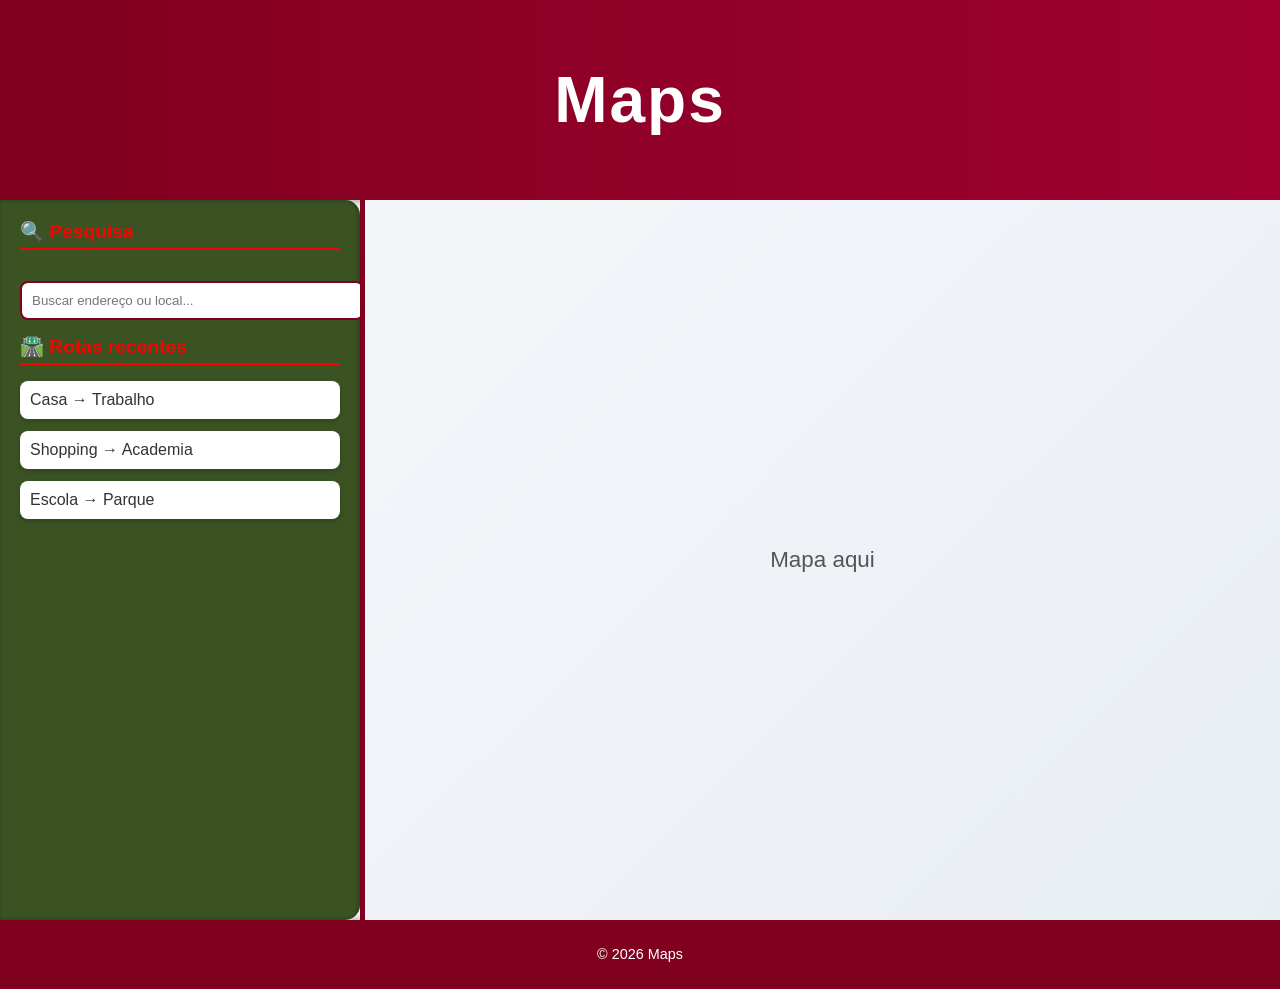
<file: index.html>
<!DOCTYPE html>
<html lang="pt-BR">
<head>
  <meta charset="UTF-8">
  <title>Maps</title>
  <link rel="stylesheet" href="style.css">
</head>
<body>
  <header>
    <h1>Maps</h1>
  </header>

  <div class="container">
    <!-- Aba de pesquisa -->
    <aside class="sidebar">
      <h2>🔍 Pesquisa</h2>
      <input type="text" placeholder="Buscar endereço ou local...">
      
      <h2>🛣️ Rotas recentes</h2>
      <ul>
        <li>Casa → Trabalho</li>
        <li>Shopping → Academia</li>
        <li>Escola → Parque</li>
      </ul>
    </aside>

    <!-- Área do mapa -->
    <main class="map-area">
      <div id="map">Mapa aqui</div>
    </main>
  </div>

  <footer>
    <p>© 2026 Maps</p>
  </footer>
</body>
</html>
</file>
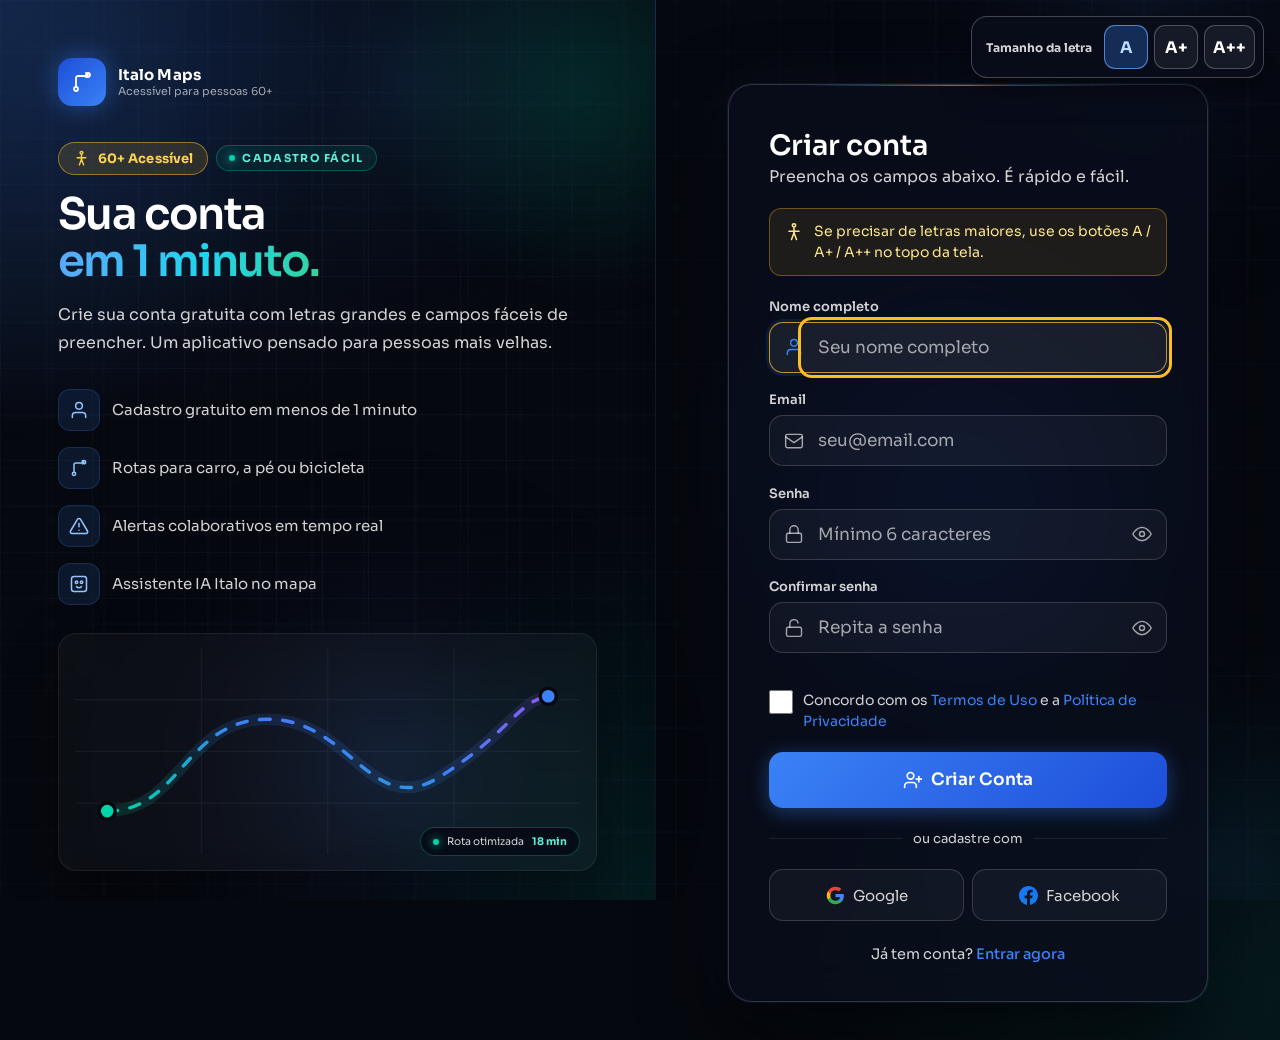
<file: frontend/cadastro.html>
<!DOCTYPE html>
<html lang="pt-BR">
<head>
  <meta charset="UTF-8" />
  <meta name="viewport" content="width=device-width, initial-scale=1.0" />
  <title>Criar Conta — Italo Maps Acessível (60+)</title>
  <link rel="preconnect" href="https://fonts.googleapis.com" />
  <link href="https://fonts.googleapis.com/css2?family=Sora:wght@300;400;500;600;700&display=swap" rel="stylesheet" />
  <style>
    /* ─── Reset ───────────────────────────────────────────── */
    *, *::before, *::after { box-sizing: border-box; margin: 0; padding: 0; }

    /* ─── Tokens ──────────────────────────────────────────── */
    :root {
      --bg:           #06080f;
      --surface:      rgba(255,255,255,0.04);
      --surface-h:    rgba(255,255,255,0.07);
      --border:       rgba(255,255,255,0.08);
      --border-f:     rgba(99,179,255,0.55);
      --accent:       #3b82f6;
      --accent-dark:  #1d4ed8;
      --teal:         #00d4aa;
      --danger:       #ef4444;
      --text-1:       #f0f4ff;
      --text-2:       rgba(240,244,255,0.55);
      --text-3:       rgba(240,244,255,0.30);
      --ease-out:     cubic-bezier(0.22,1,0.36,1);
      --ease-spring:  cubic-bezier(0.34,1.56,0.64,1);
    }

    /* ─── Base ────────────────────────────────────────────── */
    html, body {
      min-height: 100%;
      font-family: 'Sora', system-ui, sans-serif;
      background: var(--bg);
      color: var(--text-1);
      overflow-x: hidden;
    }

    /* ─── Canvas BG ───────────────────────────────────────── */
    #bg-canvas {
      position: fixed; inset: 0; z-index: 0; pointer-events: none;
    }

    /* ─── Glow ────────────────────────────────────────────── */
    .glow-blob {
      position: fixed;
      width: 560px; height: 560px; border-radius: 50%;
      background: radial-gradient(circle, rgba(59,130,246,0.16) 0%, transparent 70%);
      top: 50%; left: 50%;
      transform: translate(-50%, -50%);
      z-index: 1; pointer-events: none;
      animation: blob-pulse 6s ease-in-out infinite;
    }
    @keyframes blob-pulse {
      0%,100% { transform: translate(-50%,-50%) scale(1);    opacity: 1;   }
      50%      { transform: translate(-50%,-50%) scale(1.12); opacity: 0.7; }
    }

    /* ─── Particles ───────────────────────────────────────── */
    .particles { position: fixed; inset: 0; z-index: 2; pointer-events: none; overflow: hidden; }
    .particle {
      position: absolute; border-radius: 50%;
      background: rgba(99,179,255,0.16);
      animation: float-up linear infinite;
    }
    @keyframes float-up {
      from { transform: translateY(110vh) scale(0.5); opacity: 0; }
      10%  { opacity: 1; }
      90%  { opacity: 1; }
      to   { transform: translateY(-10vh) scale(1.2); opacity: 0; }
    }

    /* ─── Scene ───────────────────────────────────────────── */
    .scene {
      position: relative; z-index: 10;
      min-height: 100vh;
      display: flex; align-items: center; justify-content: center;
      padding: 2rem 1rem;
      perspective: 1200px;
    }

    /* ─── Card ────────────────────────────────────────────── */
    .card {
      position: relative;
      width: 100%; max-width: 420px;
      background: rgba(10,14,28,0.82);
      border: 1px solid var(--border);
      border-radius: 24px;
      padding: 2.5rem 2.25rem 2rem;
      backdrop-filter: blur(24px) saturate(160%);
      -webkit-backdrop-filter: blur(24px) saturate(160%);
      box-shadow:
        0 0 0 1px rgba(59,130,246,0.07),
        0 24px 64px rgba(0,0,0,0.7),
        0  4px 16px rgba(0,0,0,0.5);
      animation: card-enter 0.9s var(--ease-out) both;
      transform-style: preserve-3d;
    }

    @keyframes card-enter {
      from { opacity: 0; transform: translateY(28px) rotateX(5deg) scale(0.97); }
      to   { opacity: 1; transform: translateY(0)    rotateX(0deg) scale(1);    }
    }

    /* shimmer line */
    .card::before {
      content: '';
      position: absolute; top: 0; left: 16%; right: 16%; height: 1px;
      background: linear-gradient(90deg, transparent, rgba(99,179,255,0.7), transparent);
      border-radius: 999px;
      animation: shimmer-line 3s ease-in-out infinite;
    }
    @keyframes shimmer-line { 0%,100%{opacity:0.4} 50%{opacity:1} }

    /* ─── Brand ───────────────────────────────────────────── */
    .brand {
      display: flex; align-items: center; gap: 12px;
      margin-bottom: 1.75rem;
      animation: fade-up 0.6s 0.2s var(--ease-out) both;
    }
    .brand-icon {
      width: 44px; height: 44px; border-radius: 12px;
      background: linear-gradient(135deg,#1e40af,#3b82f6);
      display: flex; align-items: center; justify-content: center;
      box-shadow: 0 0 20px rgba(59,130,246,0.4); flex-shrink: 0;
    }
    .brand-icon svg { width:22px;height:22px;stroke:#fff;stroke-width:1.8;fill:none;stroke-linecap:round;stroke-linejoin:round; }
    .brand-name { font-size:13px;font-weight:600;color:var(--text-1); }
    .brand-sub  { font-size:11px;color:var(--text-3); }

    /* ─── Heading ─────────────────────────────────────────── */
    .heading {
      font-size: 22px; font-weight: 600;
      color: var(--text-1); margin-bottom: 0.2rem;
      animation: fade-up 0.6s 0.28s var(--ease-out) both;
    }
    .subheading {
      font-size: 13px; color: var(--text-2);
      margin-bottom: 1.75rem;
      animation: fade-up 0.6s 0.33s var(--ease-out) both;
    }

    /* ─── Fields ──────────────────────────────────────────── */
    .field { margin-bottom: 0.85rem; animation: fade-up 0.6s var(--ease-out) both; }
    .field:nth-child(1){animation-delay:0.38s}
    .field:nth-child(2){animation-delay:0.43s}
    .field:nth-child(3){animation-delay:0.48s}
    .field:nth-child(4){animation-delay:0.53s}

    .field label {
      display: block; font-size: 11px; font-weight: 500;
      text-transform: uppercase; letter-spacing: 0.08em;
      color: var(--text-3); margin-bottom: 5px;
    }

    .field-wrap {
      display: flex; align-items: center;
      background: var(--surface);
      border: 1px solid var(--border);
      border-radius: 12px;
      transition: border-color 0.2s, box-shadow 0.2s, background 0.2s;
    }
    .field-wrap:hover { background: var(--surface-h); }
    .field-wrap:focus-within {
      border-color: var(--border-f);
      box-shadow: 0 0 0 3px rgba(59,130,246,0.13);
      background: var(--surface-h);
    }
    .field-wrap.error { border-color: rgba(239,68,68,0.55); box-shadow: 0 0 0 3px rgba(239,68,68,0.1); }
    .field-wrap.ok    { border-color: rgba(0,212,170,0.55); }

    .field-wrap svg {
      width:16px;height:16px;stroke:var(--text-3);stroke-width:1.7;
      stroke-linecap:round;stroke-linejoin:round;fill:none;
      flex-shrink:0;margin-left:12px;transition:stroke 0.2s;
    }
    .field-wrap:focus-within svg { stroke: var(--accent); }

    .field-wrap input {
      flex:1;background:transparent;border:none;outline:none;
      padding:11px 12px;font-size:14px;font-family:inherit;color:var(--text-1);
    }
    .field-wrap input::placeholder { color:var(--text-3); }

    .toggle-pw {
      background:none;border:none;cursor:pointer;padding:0 12px;
      color:var(--text-3);display:flex;transition:color 0.2s;
    }
    .toggle-pw:hover { color:var(--text-2); }
    .toggle-pw svg { width:15px;height:15px;stroke:currentColor;stroke-width:1.7;fill:none;stroke-linecap:round;stroke-linejoin:round; }

    /* strength bar */
    .strength-wrap { margin-top: 5px; display:flex; gap:4px; align-items:center; }
    .strength-seg  {
      flex:1; height:3px; border-radius:99px;
      background: rgba(255,255,255,0.08);
      transition: background 0.3s;
    }
    .strength-label { font-size:10px;color:var(--text-3);white-space:nowrap;transition:color 0.3s; }

    /* password match hint */
    .match-hint { font-size:11px;margin-top:4px;height:14px;transition:color 0.2s; }

    /* error msg */
    .field-error { font-size:11px;color:#fca5a5;margin-top:4px;display:none; }

    /* ─── Terms ───────────────────────────────────────────── */
    .terms {
      display: flex; align-items: flex-start; gap: 10px;
      font-size: 12px; color: var(--text-3);
      margin: 0.5rem 0 1.25rem;
      animation: fade-up 0.6s 0.58s var(--ease-out) both;
    }
    .terms input[type=checkbox] {
      accent-color: var(--accent); width:15px;height:15px;flex-shrink:0;margin-top:1px;cursor:pointer;
    }
    .terms a { color:var(--accent);text-decoration:none; }
    .terms a:hover { text-decoration:underline; }

    /* ─── Submit ──────────────────────────────────────────── */
    .btn-primary {
      width:100%;padding:12px;
      background:linear-gradient(135deg,var(--accent),var(--accent-dark));
      color:#fff;border:none;border-radius:12px;
      font-size:14px;font-weight:600;font-family:inherit;cursor:pointer;
      display:flex;align-items:center;justify-content:center;gap:8px;
      position:relative;overflow:hidden;
      transition:transform 0.15s var(--ease-spring),box-shadow 0.2s;
      box-shadow:0 4px 20px rgba(59,130,246,0.4);
      animation: fade-up 0.6s 0.63s var(--ease-out) both;
    }
    .btn-primary::after {
      content:'';position:absolute;inset:0;
      background:linear-gradient(90deg,transparent,rgba(255,255,255,0.15),transparent);
      transform:translateX(-100%);transition:transform 0.5s ease;
    }
    .btn-primary:hover::after { transform:translateX(100%); }
    .btn-primary:hover { transform:translateY(-1px);box-shadow:0 8px 28px rgba(59,130,246,0.5); }
    .btn-primary:active { transform:scale(0.98); }
    .btn-primary:disabled { opacity:0.6;cursor:not-allowed;transform:none; }
    .btn-primary svg { width:16px;height:16px;stroke:#fff;stroke-width:2;fill:none;stroke-linecap:round;stroke-linejoin:round; }

    /* ─── Error banner ────────────────────────────────────── */
    #error-banner {
      background:rgba(239,68,68,0.1);border:1px solid rgba(239,68,68,0.28);
      border-radius:10px;padding:10px 14px;font-size:13px;color:#fca5a5;
      margin-bottom:1rem;display:none;
      animation:fade-up 0.25s ease;
    }

    /* ─── Footer ──────────────────────────────────────────── */
    .card-footer {
      text-align:center;font-size:12px;color:var(--text-3);
      margin-top:1.5rem;
      animation:fade-up 0.6s 0.68s var(--ease-out) both;
    }
    .card-footer a { color:var(--accent);text-decoration:none;font-weight:500; }
    .card-footer a:hover { text-decoration:underline; }

    /* ─── Divider ─────────────────────────────────────────── */
    .divider {
      display:flex;align-items:center;gap:10px;margin:1.4rem 0;
      animation:fade-up 0.6s 0.58s var(--ease-out) both;
    }
    .divider-line { flex:1;height:0.5px;background:rgba(255,255,255,0.08); }
    .divider span { font-size:11px;color:var(--text-3); }

    /* social */
    .social-row {
      display:grid;grid-template-columns:1fr 1fr;gap:8px;
      animation:fade-up 0.6s 0.63s var(--ease-out) both;
      margin-bottom:1.5rem;
    }
    .btn-social {
      padding:10px;border:1px solid var(--border);border-radius:12px;
      background:var(--surface);font-size:13px;font-family:inherit;
      color:var(--text-2);cursor:pointer;
      display:flex;align-items:center;justify-content:center;gap:8px;
      transition:background 0.2s,border-color 0.2s,transform 0.15s var(--ease-spring);
    }
    .btn-social:hover { background:var(--surface-h);border-color:rgba(255,255,255,0.14);transform:translateY(-1px); }
    .btn-social:active { transform:scale(0.97); }
    .btn-social svg { width:15px;height:15px;flex-shrink:0; }

    /* ─── Spinner ─────────────────────────────────────────── */
    .spin {
      display:inline-block;width:14px;height:14px;
      border:2px solid rgba(255,255,255,0.3);border-top-color:#fff;
      border-radius:50%;animation:spin 0.7s linear infinite;
    }
    @keyframes spin { to{transform:rotate(360deg)} }

    /* ─── Util ────────────────────────────────────────────── */
    @keyframes fade-up {
      from { opacity:0;transform:translateY(14px); }
      to   { opacity:1;transform:translateY(0);    }
    }

    /* ─── Accessibility ───────────────────────────────────── */
    :focus-visible {
      outline: 2px solid var(--accent);
      outline-offset: 2px;
      border-radius: 6px;
    }

    @media (prefers-reduced-motion: reduce) {
      *, *::before, *::after {
        animation-duration: 0.001ms !important;
        animation-iteration-count: 1 !important;
        transition-duration: 0.001ms !important;
      }
      .card { transform: none !important; }
      #bg-canvas, .particles { display: none; }
      .glow-blob { animation: none; }
    }

    @media (max-width:480px) {
      .card { padding:2rem 1.5rem; border-radius:18px; }
    }
  </style>
  <link rel="stylesheet" href="auth-layout.css" />
  <link rel="stylesheet" href="senior.css" />
</head>
<body>

<div class="a11y-bar" role="group" aria-label="Tamanho da letra">
  <span class="a11y-label">Tamanho da letra</span>
  <button type="button" class="a11y-btn" data-font="normal" aria-pressed="true" title="Letra normal">A</button>
  <button type="button" class="a11y-btn" data-font="grande" aria-pressed="false" title="Letra grande">A+</button>
  <button type="button" class="a11y-btn" data-font="maior" aria-pressed="false" title="Letra muito grande">A++</button>
</div>

<canvas id="bg-canvas"></canvas>
<div class="glow-blob"></div>
<div class="particles" id="particles"></div>

<main class="auth-shell">
  <aside class="auth-hero">
    <div class="hero-content">
      <div class="hero-brand">
        <div class="hero-logo">
          <svg viewBox="0 0 24 24"><circle cx="6" cy="19" r="2"/><circle cx="18" cy="5" r="2"/><path d="M6 17V8a2 2 0 0 1 2-2h9"/><path d="m16 3 2 2-2 2"/></svg>
        </div>
        <div>
          <div class="hero-name">Italo Maps</div>
          <div class="hero-sub">Acessível para pessoas 60+</div>
        </div>
      </div>

      <div class="hero-tags">
        <span class="senior-badge">
          <svg viewBox="0 0 24 24"><circle cx="12" cy="4" r="2"/><path d="M12 7v6"/><path d="m9 21 3-8 3 8"/><path d="M6 11h12"/></svg>
          60+ Acessível
        </span>
        <span class="hero-eyebrow">Cadastro fácil</span>
      </div>
      <p class="hero-title">Sua conta<br><span>em 1 minuto.</span></p>
      <p class="hero-text">Crie sua conta gratuita com letras grandes e campos fáceis de preencher. Um aplicativo pensado para pessoas mais velhas.</p>

      <ul class="hero-features">
        <li>
          <span class="feat-icon"><svg viewBox="0 0 24 24"><path d="M20 21v-2a4 4 0 0 0-4-4H8a4 4 0 0 0-4 4v2"/><circle cx="12" cy="7" r="4"/></svg></span>
          Cadastro gratuito em menos de 1 minuto
        </li>
        <li>
          <span class="feat-icon"><svg viewBox="0 0 24 24"><circle cx="6" cy="19" r="2"/><circle cx="18" cy="5" r="2"/><path d="M6 17V8a2 2 0 0 1 2-2h9"/><path d="m16 3 2 2-2 2"/></svg></span>
          Rotas para carro, a pé ou bicicleta
        </li>
        <li>
          <span class="feat-icon"><svg viewBox="0 0 24 24"><path d="M10.29 3.86 1.82 18a2 2 0 0 0 1.71 3h16.94a2 2 0 0 0 1.71-3L13.71 3.86a2 2 0 0 0-3.42 0z"/><line x1="12" y1="9" x2="12" y2="13"/><line x1="12" y1="17" x2="12.01" y2="17"/></svg></span>
          Alertas colaborativos em tempo real
        </li>
        <li>
          <span class="feat-icon"><svg viewBox="0 0 24 24"><rect x="3" y="3" width="18" height="18" rx="3"/><circle cx="9" cy="10" r="1.5"/><circle cx="15" cy="10" r="1.5"/><path d="M9 15s1 1.5 3 1.5 3-1.5 3-1.5"/></svg></span>
          Assistente IA Italo no mapa
        </li>
      </ul>
    </div>

    <div class="hero-map" aria-hidden="true">
      <svg viewBox="0 0 440 180">
        <defs>
          <linearGradient id="routeGrad" x1="0" y1="1" x2="1" y2="0">
            <stop offset="0%" stop-color="#00d4aa"/>
            <stop offset="55%" stop-color="#3b82f6"/>
            <stop offset="100%" stop-color="#8b5cf6"/>
          </linearGradient>
        </defs>
        <g opacity=".45" stroke="rgba(148,163,184,.18)" stroke-width="1">
          <path d="M0 45h440M0 90h440M0 135h440M110 0v180M220 0v180M330 0v180"/>
        </g>
        <path d="M28 142 C 92 142, 96 62, 168 62 S 258 150, 318 112 386 46 412 42" fill="none" stroke="url(#routeGrad)" stroke-width="10" stroke-linecap="round" opacity=".14"/>
        <path class="route-line" d="M28 142 C 92 142, 96 62, 168 62 S 258 150, 318 112 386 46 412 42" fill="none" stroke="url(#routeGrad)" stroke-width="3" stroke-linecap="round"/>
        <circle cx="28" cy="142" r="7" fill="#00d4aa" stroke="#06080f" stroke-width="3"/>
        <circle cx="412" cy="42" r="7" fill="#3b82f6" stroke="#06080f" stroke-width="3"/>
      </svg>
      <div class="hero-map-chip"><span class="hero-dot"></span>Rota otimizada <strong>18 min</strong></div>
    </div>

    <div class="hero-foot">Sistema Italo Transportes • Projeto acadêmico</div>
  </aside>

  <section class="auth-panel">
    <div class="scene" id="scene">
      <div class="card" id="card">

    <!-- Brand -->
    <div class="brand">
      <div class="brand-icon">
        <svg viewBox="0 0 24 24"><circle cx="6" cy="19" r="2"/><circle cx="18" cy="5" r="2"/><path d="M6 17V8a2 2 0 0 1 2-2h9"/><path d="m16 3 2 2-2 2"/></svg>
      </div>
      <div>
        <div class="brand-name">Italo Maps Acessível</div>
        <div class="brand-sub">Para pessoas 60+</div>
      </div>
    </div>

    <h1 class="heading">Criar conta</h1>
    <p class="subheading">Preencha os campos abaixo. É rápido e fácil.</p>

    <div class="senior-note">
      <svg viewBox="0 0 24 24"><circle cx="12" cy="4" r="2"/><path d="M12 7v6"/><path d="m9 21 3-8 3 8"/><path d="M6 11h12"/></svg>
      <span>Se precisar de letras maiores, use os botões A / A+ / A++ no topo da tela.</span>
    </div>

    <!-- Error banner (anunciada por leitores de tela) -->
    <div id="error-banner" role="alert" aria-live="assertive"></div>

    <!-- Form -->
    <form id="registerForm" novalidate>

      <!-- Nome -->
      <div class="field">
        <label for="nome">Nome completo</label>
        <div class="field-wrap" id="wrap-nome">
          <svg viewBox="0 0 24 24"><path d="M20 21v-2a4 4 0 0 0-4-4H8a4 4 0 0 0-4 4v2"/><circle cx="12" cy="7" r="4"/></svg>
          <input type="text" id="nome" placeholder="Seu nome completo" autocomplete="name" required autofocus aria-required="true" />
        </div>
        <div class="field-error" id="err-nome"></div>
      </div>

      <!-- Email -->
      <div class="field">
        <label for="email">Email</label>
        <div class="field-wrap" id="wrap-email">
          <svg viewBox="0 0 24 24"><rect x="2" y="4" width="20" height="16" rx="2"/><path d="m22 7-10 7L2 7"/></svg>
          <input type="email" id="email" placeholder="seu@email.com" autocomplete="email" required />
        </div>
        <div class="field-error" id="err-email"></div>
      </div>

      <!-- Senha -->
      <div class="field">
        <label for="senha">Senha</label>
        <div class="field-wrap" id="wrap-senha">
          <svg viewBox="0 0 24 24"><rect x="3" y="11" width="18" height="11" rx="2"/><path d="M7 11V7a5 5 0 0 1 10 0v4"/></svg>
          <input type="password" id="senha" placeholder="Mínimo 6 caracteres" autocomplete="new-password" required minlength="6" />
          <button type="button" class="toggle-pw" data-target="senha" aria-label="Mostrar senha">
            <svg viewBox="0 0 24 24"><path d="M1 12s4-8 11-8 11 8 11 8-4 8-11 8-11-8-11-8z"/><circle cx="12" cy="12" r="3"/></svg>
          </button>
        </div>
        <!-- Strength bar -->
        <div class="strength-wrap" id="strengthWrap" style="display:none">
          <div class="strength-seg" id="seg1"></div>
          <div class="strength-seg" id="seg2"></div>
          <div class="strength-seg" id="seg3"></div>
          <div class="strength-seg" id="seg4"></div>
          <span class="strength-label" id="strengthLabel"></span>
        </div>
        <div class="field-error" id="err-senha"></div>
      </div>

      <!-- Confirmar senha -->
      <div class="field">
        <label for="confirmarSenha">Confirmar senha</label>
        <div class="field-wrap" id="wrap-confirm">
          <svg viewBox="0 0 24 24"><rect x="3" y="11" width="18" height="11" rx="2"/><path d="M7 11V7a5 5 0 0 1 9.9-1"/></svg>
          <input type="password" id="confirmarSenha" placeholder="Repita a senha" autocomplete="new-password" required />
          <button type="button" class="toggle-pw" data-target="confirmarSenha" aria-label="Mostrar senha">
            <svg viewBox="0 0 24 24"><path d="M1 12s4-8 11-8 11 8 11 8-4 8-11 8-11-8-11-8z"/><circle cx="12" cy="12" r="3"/></svg>
          </button>
        </div>
        <div class="match-hint" id="matchHint"></div>
        <div class="field-error" id="err-confirm"></div>
      </div>

      <!-- Terms -->
      <label class="terms">
        <input type="checkbox" id="termos" required />
        <span>Concordo com os <a href="#">Termos de Uso</a> e a <a href="#">Política de Privacidade</a></span>
      </label>

      <!-- Submit -->
      <button type="submit" class="btn-primary" id="submitBtn">
        <svg viewBox="0 0 24 24"><path d="M16 21v-2a4 4 0 0 0-4-4H6a4 4 0 0 0-4 4v2"/><circle cx="9" cy="7" r="4"/><line x1="19" y1="8" x2="19" y2="14"/><line x1="22" y1="11" x2="16" y2="11"/></svg>
        Criar Conta
      </button>

    </form>

    <!-- Divider -->
    <div class="divider">
      <div class="divider-line"></div>
      <span>ou cadastre com</span>
      <div class="divider-line"></div>
    </div>

    <!-- Social -->
    <div class="social-row">
      <button type="button" class="btn-social">
        <svg viewBox="0 0 24 24">
          <path d="M22.56 12.25c0-.78-.07-1.53-.2-2.25H12v4.26h5.92c-.26 1.37-1.04 2.53-2.21 3.31v2.77h3.57c2.08-1.92 3.28-4.74 3.28-8.09z" fill="#4285F4"/>
          <path d="M12 23c2.97 0 5.46-.98 7.28-2.66l-3.57-2.77c-.98.66-2.23 1.06-3.71 1.06-2.86 0-5.29-1.93-6.16-4.53H2.18v2.84C3.99 20.53 7.7 23 12 23z" fill="#34A853"/>
          <path d="M5.84 14.09c-.22-.66-.35-1.36-.35-2.09s.13-1.43.35-2.09V7.07H2.18C1.43 8.55 1 10.22 1 12s.43 3.45 1.18 4.93l3.66-2.84z" fill="#FBBC05"/>
          <path d="M12 5.38c1.62 0 3.06.56 4.21 1.64l3.15-3.15C17.45 2.09 14.97 1 12 1 7.7 1 3.99 3.47 2.18 7.07l3.66 2.84c.87-2.6 3.3-4.53 6.16-4.53z" fill="#EA4335"/>
        </svg>
        Google
      </button>
      <button type="button" class="btn-social">
        <svg viewBox="0 0 24 24">
          <path d="M24 12.073c0-6.627-5.373-12-12-12s-12 5.373-12 12c0 5.99 4.388 10.954 10.125 11.854v-8.385H7.078v-3.47h3.047V9.43c0-3.007 1.792-4.669 4.533-4.669 1.312 0 2.686.235 2.686.235v2.953H15.83c-1.491 0-1.956.925-1.956 1.874v2.25h3.328l-.532 3.47h-2.796v8.385C19.612 23.027 24 18.062 24 12.073z" fill="#1877F2"/>
        </svg>
        Facebook
      </button>
    </div>

    <!-- Footer -->
    <div class="card-footer">
      Já tem conta? <a href="Login.html">Entrar agora</a>
    </div>

      </div><!-- /card -->
    </div><!-- /scene -->
  </section>
</main>

<script src="config.js"></script>
<script>
const API_BASE = (window.APP_CONFIG && window.APP_CONFIG.backendUrl) || 'http://localhost:8081';

/* ═══════════════════════════════════════════════
   CANVAS BG
═══════════════════════════════════════════════ */
(function() {
  const canvas = document.getElementById('bg-canvas');
  const ctx    = canvas.getContext('2d');
  let W, H;

  const orbs = Array.from({length:6}, () => ({
    x: Math.random(), y: Math.random(),
    vx: (Math.random()-.5)*0.0004, vy: (Math.random()-.5)*0.0004,
    r: 180+Math.random()*160, alpha: 0.04+Math.random()*0.05
  }));

  function resize() { W = canvas.width = innerWidth; H = canvas.height = innerHeight; }

  function tick() {
    ctx.clearRect(0,0,W,H);
    ctx.strokeStyle = 'rgba(99,179,255,0.04)'; ctx.lineWidth = 1;
    for (let x=0;x<W;x+=52){ ctx.beginPath();ctx.moveTo(x,0);ctx.lineTo(x,H);ctx.stroke(); }
    for (let y=0;y<H;y+=52){ ctx.beginPath();ctx.moveTo(0,y);ctx.lineTo(W,y);ctx.stroke(); }

    orbs.forEach(o => {
      o.x+=o.vx; o.y+=o.vy;
      if(o.x<0||o.x>1) o.vx*=-1;
      if(o.y<0||o.y>1) o.vy*=-1;
      const g = ctx.createRadialGradient(o.x*W,o.y*H,0,o.x*W,o.y*H,o.r);
      g.addColorStop(0,`rgba(59,130,246,${o.alpha})`); g.addColorStop(1,'transparent');
      ctx.fillStyle=g; ctx.beginPath(); ctx.arc(o.x*W,o.y*H,o.r,0,Math.PI*2); ctx.fill();
    });
    requestAnimationFrame(tick);
  }

  window.addEventListener('resize', resize);
  resize(); tick();
})();

/* ═══════════════════════════════════════════════
   PARTICLES
═══════════════════════════════════════════════ */
(function() {
  const c = document.getElementById('particles');
  function spawn() {
    const p = document.createElement('div');
    p.className = 'particle';
    const s = 4+Math.random()*12;
    p.style.cssText = `left:${Math.random()*100}%;width:${s}px;height:${s}px;animation-duration:${5+Math.random()*8}s;animation-delay:${Math.random()*4}s;opacity:0;`;
    c.appendChild(p); setTimeout(()=>p.remove(),14000);
  }
  for(let i=0;i<12;i++) spawn();
  setInterval(spawn, 1200);
})();

/* ═══════════════════════════════════════════════
   3D TILT
═══════════════════════════════════════════════ */
(function() {
  if (window.matchMedia('(prefers-reduced-motion: reduce)').matches) return;
  const card  = document.getElementById('card');
  const scene = document.getElementById('scene');
  const MAX   = 8;

  scene.addEventListener('mousemove', e => {
    const { left, top, width, height } = scene.getBoundingClientRect();
    const x = (e.clientX - left) / width  - 0.5;
    const y = (e.clientY - top)  / height - 0.5;
    card.style.transform = `rotateY(${x*MAX}deg) rotateX(${-y*MAX}deg)`;
  });

  scene.addEventListener('mouseleave', () => {
    card.style.transition = 'transform 0.7s cubic-bezier(0.22,1,0.36,1)';
    card.style.transform  = 'none';
    setTimeout(() => card.style.transition = '', 750);
  });
})();

/* ═══════════════════════════════════════════════
   PASSWORD TOGGLE
═══════════════════════════════════════════════ */
const EYE     = '<path d="M1 12s4-8 11-8 11 8 11 8-4 8-11 8-11-8-11-8z"/><circle cx="12" cy="12" r="3"/>';
const EYE_OFF = '<path d="M17.94 17.94A10.07 10.07 0 0 1 12 20c-7 0-11-8-11-8a18.45 18.45 0 0 1 5.06-5.94M9.9 4.24A9.12 9.12 0 0 1 12 4c7 0 11 8 11 8a18.5 18.5 0 0 1-2.16 3.19m-6.72-1.07a3 3 0 1 1-4.24-4.24"/><line x1="1" y1="1" x2="23" y2="23"/>';

document.querySelectorAll('.toggle-pw').forEach(btn => {
  btn.addEventListener('click', () => {
    const inp = document.getElementById(btn.dataset.target);
    const svg = btn.querySelector('svg');
    if (inp.type === 'password') {
      inp.type = 'text'; svg.innerHTML = EYE_OFF;
      btn.setAttribute('aria-label','Ocultar senha');
    } else {
      inp.type = 'password'; svg.innerHTML = EYE;
      btn.setAttribute('aria-label','Mostrar senha');
    }
  });
});

/* ═══════════════════════════════════════════════
   PASSWORD STRENGTH
═══════════════════════════════════════════════ */
const STRENGTH_COLORS = ['#ef4444','#f59e0b','#3b82f6','#00d4aa'];
const STRENGTH_LABELS = ['Fraca','Média','Boa','Forte'];

function checkStrength(pw) {
  let score = 0;
  if (pw.length >= 6)                    score++;
  if (pw.length >= 10)                   score++;
  if (/[A-Z]/.test(pw)&&/[0-9]/.test(pw)) score++;
  if (/[^A-Za-z0-9]/.test(pw))          score++;
  return Math.min(score, 4);
}

document.getElementById('senha').addEventListener('input', function() {
  const val = this.value;
  const wrap = document.getElementById('strengthWrap');

  if (!val) { wrap.style.display='none'; return; }
  wrap.style.display = 'flex';

  const score  = checkStrength(val);
  const color  = STRENGTH_COLORS[score-1] || '#ef4444';
  const label  = STRENGTH_LABELS[score-1] || 'Fraca';

  [1,2,3,4].forEach(i => {
    document.getElementById(`seg${i}`).style.background = i <= score ? color : 'rgba(255,255,255,0.08)';
  });

  const lbl = document.getElementById('strengthLabel');
  lbl.textContent = label; lbl.style.color = color;

  checkMatch();
});

/* ═══════════════════════════════════════════════
   CONFIRM MATCH
═══════════════════════════════════════════════ */
function checkMatch() {
  const pw  = document.getElementById('senha').value;
  const cpw = document.getElementById('confirmarSenha').value;
  const hint = document.getElementById('matchHint');
  const wrap = document.getElementById('wrap-confirm');

  if (!cpw) { hint.textContent=''; wrap.classList.remove('ok','error'); return; }

  if (pw === cpw) {
    hint.textContent = '✓ Senhas iguais';
    hint.style.color = '#00d4aa';
    wrap.classList.add('ok'); wrap.classList.remove('error');
  } else {
    hint.textContent = '✗ Senhas diferentes';
    hint.style.color = '#fca5a5';
    wrap.classList.add('error'); wrap.classList.remove('ok');
  }
}

document.getElementById('confirmarSenha').addEventListener('input', checkMatch);

/* ═══════════════════════════════════════════════
   FORM SUBMIT
═══════════════════════════════════════════════ */
const ORIGINAL_BTN = `
  <svg viewBox="0 0 24 24" style="width:16px;height:16px;stroke:#fff;stroke-width:2;fill:none;stroke-linecap:round;stroke-linejoin:round">
    <path d="M16 21v-2a4 4 0 0 0-4-4H6a4 4 0 0 0-4 4v2"/>
    <circle cx="9" cy="7" r="4"/>
    <line x1="19" y1="8" x2="19" y2="14"/>
    <line x1="22" y1="11" x2="16" y2="11"/>
  </svg> Criar Conta`;

let bannerTimer;
function showBanner(msg, info = false) {
  const el = document.getElementById('error-banner');
  el.textContent = msg;
  el.style.display = 'block';
  el.style.background = info ? 'rgba(0,212,170,0.1)' : 'rgba(239,68,68,0.1)';
  el.style.borderColor = info ? 'rgba(0,212,170,0.28)' : 'rgba(239,68,68,0.28)';
  el.style.color = info ? '#5eead4' : '#fca5a5';
  clearTimeout(bannerTimer);
  bannerTimer = setTimeout(() => el.style.display='none', 6000);
}
function showError(msg) { showBanner(msg, false); }

function fieldError(id, msg) {
  const el = document.getElementById('err-'+id);
  if (el) { el.textContent = msg; el.style.display = msg ? 'block':'none'; }
  const wrap = document.getElementById('wrap-'+id);
  if (wrap) { wrap.classList.toggle('error', !!msg); }
  const input = document.getElementById(id === 'confirm' ? 'confirmarSenha' : id);
  if (input) input.setAttribute('aria-invalid', msg ? 'true' : 'false');
}

function clearErrors() {
  ['nome','email','senha','confirm'].forEach(id => fieldError(id,''));
  document.getElementById('error-banner').style.display='none';
}

document.getElementById('registerForm').addEventListener('submit', async function(e) {
  e.preventDefault();
  clearErrors();

  const nome   = document.getElementById('nome').value.trim();
  const email  = document.getElementById('email').value.trim();
  const senha  = document.getElementById('senha').value;
  const csenha = document.getElementById('confirmarSenha').value;
  const termos = document.getElementById('termos').checked;

  let ok = true;
  if (!nome)  { fieldError('nome','Nome obrigatório'); ok=false; }
  if (!email || !/^[^\s@]+@[^\s@]+\.[^\s@]+$/.test(email)) { fieldError('email','Email inválido'); ok=false; }
  if (senha.length < 6) { fieldError('senha','Mínimo 6 caracteres'); ok=false; }
  if (senha !== csenha) { fieldError('confirm','As senhas não coincidem'); ok=false; }
  if (!termos) { showError('Aceite os Termos de Uso para continuar.'); ok=false; }
  if (!ok) return;

  const btn = document.getElementById('submitBtn');
  btn.disabled = true;
  btn.innerHTML = '<span class="spin"></span> Criando conta…';

  try {
    const res  = await fetch(`${API_BASE}/api/auth/register`, {
      method:  'POST',
      headers: { 'Content-Type': 'application/json' },
      body:    JSON.stringify({ nome, email, senha }),
    });
    const data = await res.json();

    if (res.ok) {
      btn.innerHTML = `
        <svg viewBox="0 0 24 24" style="width:16px;height:16px;stroke:#fff;stroke-width:2;fill:none">
          <polyline points="20 6 9 17 4 12"/>
        </svg> Conta criada!`;
      setTimeout(() => window.location.href = 'Login.html', 1000);
    } else {
      showError('❌ ' + (data.error || 'Erro ao criar conta'));
      btn.disabled = false; btn.innerHTML = ORIGINAL_BTN;
    }
  } catch {
    showError('⚠ Backend offline. Inicie com: cd backend && mvn spring-boot:run');
    btn.disabled = false; btn.innerHTML = ORIGINAL_BTN;
  }
});

/* ═══════════════════════════════════════════════
   SOCIAL BUTTONS (placeholder)
═══════════════════════════════════════════════ */
document.querySelectorAll('.btn-social').forEach(btn => {
  btn.addEventListener('click', () => showBanner('Cadastro social estará disponível em breve.', true));
});
</script>
<script src="senior.js"></script>
</body>
</html>
</file>
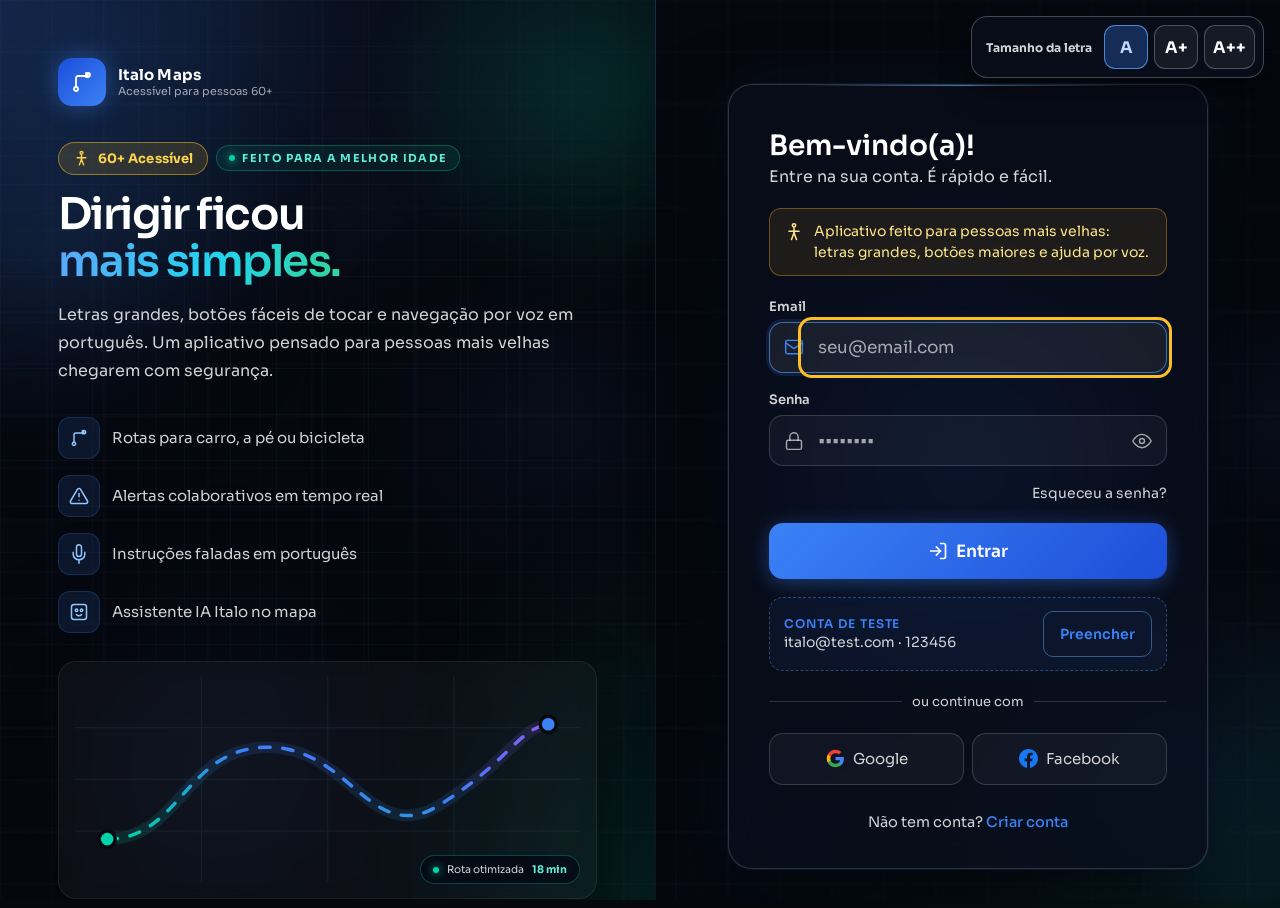
<file: frontend/Login.html>
<!DOCTYPE html>
<html lang="pt-BR">
<head>
  <meta charset="UTF-8" />
  <meta name="viewport" content="width=device-width, initial-scale=1.0" />
  <title>Login — Italo Maps Acessível (60+)</title>
  <link rel="preconnect" href="https://fonts.googleapis.com" />
  <link href="https://fonts.googleapis.com/css2?family=Sora:wght@300;400;500;600;700&display=swap" rel="stylesheet" />
  <style>
    /* ─── Reset ─────────────────────────────────────────────── */
    *, *::before, *::after { box-sizing: border-box; margin: 0; padding: 0; }

    /* ─── Tokens ─────────────────────────────────────────────── */
    :root {
      --bg:           #06080f;
      --surface:      rgba(255,255,255,0.04);
      --surface-hover:rgba(255,255,255,0.07);
      --border:       rgba(255,255,255,0.08);
      --border-focus: rgba(99,179,255,0.55);
      --accent:       #3b82f6;
      --accent-glow:  rgba(59,130,246,0.35);
      --accent-dark:  #1d4ed8;
      --text-1:       #f0f4ff;
      --text-2:       rgba(240,244,255,0.55);
      --text-3:       rgba(240,244,255,0.30);
      --radius-sm:    8px;
      --radius-md:    12px;
      --radius-lg:    18px;
      --radius-xl:    24px;
      --ease-out:     cubic-bezier(0.22,1,0.36,1);
      --ease-spring:  cubic-bezier(0.34,1.56,0.64,1);
    }

    /* ─── Base ───────────────────────────────────────────────── */
    html, body {
      height: 100%;
      font-family: 'Sora', system-ui, sans-serif;
      background: var(--bg);
      color: var(--text-1);
      overflow: hidden;
    }

    /* ─── Scene / 3-D perspective ────────────────────────────── */
    .scene {
      position: fixed;
      inset: 0;
      display: flex;
      align-items: center;
      justify-content: center;
      perspective: 1200px;
    }

    /* ─── Canvas BG ──────────────────────────────────────────── */
    #bg-canvas {
      position: fixed;
      inset: 0;
      z-index: 0;
      pointer-events: none;
    }

    /* ─── Radial glow behind card ────────────────────────────── */
    .glow-blob {
      position: fixed;
      width: 520px;
      height: 520px;
      border-radius: 50%;
      background: radial-gradient(circle, rgba(59,130,246,0.18) 0%, transparent 70%);
      top: 50%;
      left: 50%;
      transform: translate(-50%, -50%);
      z-index: 1;
      animation: blob-pulse 6s ease-in-out infinite;
      pointer-events: none;
    }

    @keyframes blob-pulse {
      0%, 100% { transform: translate(-50%,-50%) scale(1);   opacity: 1;   }
      50%       { transform: translate(-50%,-50%) scale(1.15); opacity: 0.7; }
    }

    /* ─── Card ───────────────────────────────────────────────── */
    .card {
      position: relative;
      z-index: 10;
      width: 420px;
      background: rgba(10,14,28,0.82);
      border: 1px solid var(--border);
      border-radius: var(--radius-xl);
      padding: 2.5rem 2.25rem 2rem;
      backdrop-filter: blur(24px) saturate(160%);
      -webkit-backdrop-filter: blur(24px) saturate(160%);
      transform-style: preserve-3d;
      transform: rotateX(0deg) rotateY(0deg);
      transition: transform 0.08s linear, box-shadow 0.3s ease;
      box-shadow:
        0 0 0 1px rgba(59,130,246,0.08),
        0 24px 64px rgba(0,0,0,0.7),
        0  4px 16px rgba(0,0,0,0.5);
      animation: card-enter 0.9s var(--ease-out) both;
    }

    @keyframes card-enter {
      from { opacity: 0; transform: translateY(32px) rotateX(6deg) scale(0.96); }
      to   { opacity: 1; transform: translateY(0)    rotateX(0deg) scale(1);    }
    }

    /* top shimmer line */
    .card::before {
      content: '';
      position: absolute;
      top: 0; left: 16%; right: 16%;
      height: 1px;
      background: linear-gradient(90deg, transparent, rgba(99,179,255,0.7), transparent);
      border-radius: 999px;
      animation: shimmer-line 3s ease-in-out infinite;
    }

    @keyframes shimmer-line {
      0%,100% { opacity: 0.4; }
      50%      { opacity: 1;   }
    }

    /* ─── Brand ──────────────────────────────────────────────── */
    .brand {
      display: flex;
      align-items: center;
      gap: 12px;
      margin-bottom: 2rem;
      animation: fade-up 0.6s 0.2s var(--ease-out) both;
    }

    .brand-icon {
      width: 44px;
      height: 44px;
      border-radius: var(--radius-md);
      background: linear-gradient(135deg, #1e40af, #3b82f6);
      display: flex;
      align-items: center;
      justify-content: center;
      box-shadow: 0 0 20px rgba(59,130,246,0.4);
      flex-shrink: 0;
    }

    .brand-icon svg { width: 22px; height: 22px; fill: none; stroke: #fff; stroke-width: 1.8; stroke-linecap: round; stroke-linejoin: round; }

    .brand-label { line-height: 1.25; }
    .brand-name  { font-size: 13px; font-weight: 600; color: var(--text-1); letter-spacing: 0.01em; }
    .brand-sub   { font-size: 11px; color: var(--text-3); font-weight: 400; }

    /* ─── Heading ────────────────────────────────────────────── */
    .heading {
      margin-bottom: 0.2rem;
      font-size: 22px;
      font-weight: 600;
      color: var(--text-1);
      animation: fade-up 0.6s 0.3s var(--ease-out) both;
    }

    .subheading {
      font-size: 13px;
      color: var(--text-2);
      margin-bottom: 1.75rem;
      animation: fade-up 0.6s 0.35s var(--ease-out) both;
    }

    /* ─── Fields ─────────────────────────────────────────────── */
    .field {
      margin-bottom: 1rem;
      animation: fade-up 0.6s var(--ease-out) both;
    }
    .field:nth-child(1) { animation-delay: 0.4s; }
    .field:nth-child(2) { animation-delay: 0.45s; }

    .field label {
      display: block;
      font-size: 11px;
      font-weight: 500;
      text-transform: uppercase;
      letter-spacing: 0.08em;
      color: var(--text-3);
      margin-bottom: 6px;
    }

    .field-wrap {
      display: flex;
      align-items: center;
      background: var(--surface);
      border: 1px solid var(--border);
      border-radius: var(--radius-md);
      transition: border-color 0.2s, box-shadow 0.2s, background 0.2s;
    }

    .field-wrap:hover  { background: var(--surface-hover); }

    .field-wrap:focus-within {
      border-color: var(--border-focus);
      box-shadow: 0 0 0 3px rgba(59,130,246,0.15);
      background: var(--surface-hover);
    }

    .field-wrap svg {
      width: 16px; height: 16px;
      stroke: var(--text-3);
      stroke-width: 1.7;
      stroke-linecap: round;
      stroke-linejoin: round;
      fill: none;
      flex-shrink: 0;
      margin-left: 12px;
      transition: stroke 0.2s;
    }

    .field-wrap:focus-within svg { stroke: var(--accent); }

    .field-wrap input {
      flex: 1;
      background: transparent;
      border: none;
      outline: none;
      padding: 11px 12px;
      font-size: 14px;
      font-family: inherit;
      color: var(--text-1);
    }

    .field-wrap input::placeholder { color: var(--text-3); }

    .toggle-pw {
      background: none;
      border: none;
      cursor: pointer;
      padding: 0 12px;
      color: var(--text-3);
      display: flex;
      transition: color 0.2s;
    }

    .toggle-pw:hover { color: var(--text-2); }
    .toggle-pw svg { width: 16px; height: 16px; stroke: currentColor; stroke-width: 1.7; fill: none; stroke-linecap: round; stroke-linejoin: round; }

    /* ─── Forgot ─────────────────────────────────────────────── */
    .forgot-row {
      text-align: right;
      margin: -0.4rem 0 1.4rem;
      animation: fade-up 0.6s 0.5s var(--ease-out) both;
    }

    .forgot-row a {
      font-size: 12px;
      color: var(--text-3);
      text-decoration: none;
      transition: color 0.2s;
    }

    .forgot-row a:hover { color: var(--accent); }

    /* ─── Primary button ─────────────────────────────────────── */
    .btn-primary {
      width: 100%;
      padding: 12px;
      background: linear-gradient(135deg, var(--accent), var(--accent-dark));
      color: #fff;
      border: none;
      border-radius: var(--radius-md);
      font-size: 14px;
      font-weight: 600;
      font-family: inherit;
      cursor: pointer;
      display: flex;
      align-items: center;
      justify-content: center;
      gap: 8px;
      position: relative;
      overflow: hidden;
      transition: transform 0.15s var(--ease-spring), box-shadow 0.2s;
      box-shadow: 0 4px 20px rgba(59,130,246,0.4);
      animation: fade-up 0.6s 0.55s var(--ease-out) both;
    }

    .btn-primary::after {
      content: '';
      position: absolute;
      inset: 0;
      background: linear-gradient(90deg, transparent 0%, rgba(255,255,255,0.15) 50%, transparent 100%);
      transform: translateX(-100%);
      transition: transform 0.5s ease;
    }

    .btn-primary:hover::after  { transform: translateX(100%); }
    .btn-primary:hover         { transform: translateY(-1px); box-shadow: 0 8px 28px rgba(59,130,246,0.5); }
    .btn-primary:active        { transform: translateY(0) scale(0.98); }

    .btn-primary svg { width: 16px; height: 16px; stroke: #fff; stroke-width: 2; fill: none; stroke-linecap: round; stroke-linejoin: round; }

    /* ─── Divider ────────────────────────────────────────────── */
    .divider {
      display: flex;
      align-items: center;
      gap: 10px;
      margin: 1.5rem 0;
      animation: fade-up 0.6s 0.6s var(--ease-out) both;
    }

    .divider-line { flex: 1; height: 1px; background: var(--border); }
    .divider span { font-size: 11px; color: var(--text-3); white-space: nowrap; }

    /* ─── Social buttons ─────────────────────────────────────── */
    .social-row {
      display: grid;
      grid-template-columns: 1fr 1fr;
      gap: 8px;
      margin-bottom: 1.75rem;
      animation: fade-up 0.6s 0.65s var(--ease-out) both;
    }

    .btn-social {
      padding: 10px;
      border: 1px solid var(--border);
      border-radius: var(--radius-md);
      background: var(--surface);
      font-size: 13px;
      font-family: inherit;
      color: var(--text-2);
      cursor: pointer;
      display: flex;
      align-items: center;
      justify-content: center;
      gap: 8px;
      font-weight: 400;
      transition: background 0.2s, border-color 0.2s, transform 0.15s var(--ease-spring);
    }

    .btn-social:hover {
      background: var(--surface-hover);
      border-color: rgba(255,255,255,0.14);
      transform: translateY(-1px);
    }

    .btn-social:active { transform: scale(0.97); }

    .btn-social svg { width: 15px; height: 15px; flex-shrink: 0; }

    /* ─── Footer ─────────────────────────────────────────────── */
    .card-footer {
      text-align: center;
      font-size: 12px;
      color: var(--text-3);
      animation: fade-up 0.6s 0.7s var(--ease-out) both;
    }

    .card-footer a { color: var(--accent); text-decoration: none; font-weight: 500; }
    .card-footer a:hover { text-decoration: underline; }

    /* ─── Loading state ──────────────────────────────────────── */
    .spin {
      display: inline-block;
      width: 14px; height: 14px;
      border: 2px solid rgba(255,255,255,0.3);
      border-top-color: #fff;
      border-radius: 50%;
      animation: spin 0.7s linear infinite;
    }

    @keyframes spin { to { transform: rotate(360deg); } }

    /* ─── Utility ────────────────────────────────────────────── */
    @keyframes fade-up {
      from { opacity: 0; transform: translateY(14px); }
      to   { opacity: 1; transform: translateY(0);    }
    }

    /* ─── Floating particles (CSS only) ─────────────────────── */
    .particles { position: fixed; inset: 0; z-index: 2; pointer-events: none; overflow: hidden; }

    .particle {
      position: absolute;
      border-radius: 50%;
      background: rgba(99,179,255,0.18);
      animation: float-up linear infinite;
    }

    @keyframes float-up {
      from { transform: translateY(110vh) scale(0.5); opacity: 0; }
      10%  { opacity: 1; }
      90%  { opacity: 1; }
      to   { transform: translateY(-10vh) scale(1.2); opacity: 0; }
    }

    /* ─── Error banner ───────────────────────────────────────── */
    .error-banner {
      display: none;
      background: rgba(239,68,68,0.12);
      border: 1px solid rgba(239,68,68,0.3);
      border-radius: 10px;
      padding: 10px 14px;
      font-size: 13px;
      color: #fca5a5;
      margin-bottom: 1rem;
      animation: fade-up 0.3s ease both;
    }

    .error-banner.show { display: block; }

    /* ─── Demo account ───────────────────────────────────────── */
    .demo-box {
      display: flex;
      align-items: center;
      gap: 10px;
      margin-top: 1.1rem;
      padding: 10px 12px;
      border: 1px dashed rgba(99,179,255,0.35);
      border-radius: var(--radius-md);
      background: rgba(59,130,246,0.07);
      animation: fade-up 0.6s 0.5s var(--ease-out) both;
    }

    .demo-info { flex: 1; display: flex; flex-direction: column; gap: 2px; min-width: 0; }
    .demo-title { font-size: 10px; text-transform: uppercase; letter-spacing: 0.08em; color: var(--accent); font-weight: 600; }
    .demo-creds { font-size: 12px; color: var(--text-2); white-space: nowrap; overflow: hidden; text-overflow: ellipsis; }

    .demo-fill {
      flex-shrink: 0;
      padding: 6px 12px;
      border: 1px solid rgba(99,179,255,0.45);
      border-radius: var(--radius-sm);
      background: transparent;
      color: var(--accent);
      font-family: inherit;
      font-size: 11px;
      font-weight: 600;
      cursor: pointer;
      transition: background 0.2s, color 0.2s;
    }

    .demo-fill:hover { background: rgba(59,130,246,0.18); }
    .demo-fill:active { transform: scale(0.97); }

    /* ─── Caps Lock hint ─────────────────────────────────────── */
    .caps-hint {
      font-size: 11px;
      color: #fcd34d;
      margin-top: 4px;
      min-height: 0;
    }

    /* ─── Accessibility ──────────────────────────────────────── */
    :focus-visible {
      outline: 2px solid var(--accent);
      outline-offset: 2px;
      border-radius: 6px;
    }

    .sr-only {
      position: absolute;
      width: 1px; height: 1px;
      padding: 0; margin: -1px;
      overflow: hidden;
      clip: rect(0, 0, 0, 0);
      white-space: nowrap;
      border: 0;
    }

    @media (prefers-reduced-motion: reduce) {
      *, *::before, *::after {
        animation-duration: 0.001ms !important;
        animation-iteration-count: 1 !important;
        transition-duration: 0.001ms !important;
      }
      .card { transform: none !important; }
      #bg-canvas, .particles { display: none; }
      .glow-blob { animation: none; }
    }

    /* ─── Modal de recuperação de senha ──────────────────────── */
    .modal-overlay {
      position: fixed;
      inset: 0;
      z-index: 100;
      display: flex;
      align-items: center;
      justify-content: center;
      padding: 1.25rem;
      background: rgba(2, 5, 12, 0.72);
      backdrop-filter: blur(8px);
      -webkit-backdrop-filter: blur(8px);
      opacity: 0;
      visibility: hidden;
      transition: opacity 0.25s ease, visibility 0.25s ease;
    }

    .modal-overlay.open { opacity: 1; visibility: visible; }

    .modal-card {
      position: relative;
      width: 100%;
      max-width: 380px;
      padding: 1.75rem 1.5rem;
      background: rgba(10, 14, 28, 0.97);
      border: 1px solid var(--border);
      border-radius: var(--radius-lg);
      box-shadow: 0 24px 64px rgba(0, 0, 0, 0.7);
      transform: translateY(14px) scale(0.98);
      transition: transform 0.3s var(--ease-out);
    }

    .modal-overlay.open .modal-card { transform: translateY(0) scale(1); }

    .modal-card h2 { font-size: 18px; font-weight: 600; margin-bottom: 0.35rem; }
    .modal-sub { font-size: 12px; color: var(--text-2); margin-bottom: 1.25rem; line-height: 1.5; }

    .modal-x {
      position: absolute;
      top: 12px;
      right: 12px;
      width: 30px;
      height: 30px;
      display: flex;
      align-items: center;
      justify-content: center;
      border: none;
      border-radius: var(--radius-sm);
      background: var(--surface);
      color: var(--text-2);
      font-size: 16px;
      cursor: pointer;
      transition: background 0.2s, color 0.2s;
    }

    .modal-x:hover { background: var(--surface-hover); color: var(--text-1); }

    .modal-field { margin-bottom: 0.9rem; }

    .modal-field label {
      display: block;
      margin-bottom: 6px;
      font-size: 11px;
      font-weight: 500;
      text-transform: uppercase;
      letter-spacing: 0.08em;
      color: var(--text-3);
    }

    .modal-field input {
      width: 100%;
      padding: 11px 12px;
      border: 1px solid var(--border);
      border-radius: var(--radius-md);
      background: var(--surface);
      outline: none;
      font-size: 14px;
      font-family: inherit;
      color: var(--text-1);
      transition: border-color 0.2s, box-shadow 0.2s;
    }

    .modal-field input:focus {
      border-color: var(--border-focus);
      box-shadow: 0 0 0 3px rgba(59, 130, 246, 0.15);
    }

    .modal-act {
      width: 100%;
      padding: 11px;
      border: none;
      border-radius: var(--radius-md);
      background: linear-gradient(135deg, var(--accent), var(--accent-dark));
      color: #fff;
      font-size: 13px;
      font-weight: 600;
      font-family: inherit;
      cursor: pointer;
      transition: opacity 0.15s, transform 0.15s var(--ease-spring);
    }

    .modal-act:hover { opacity: 0.9; transform: translateY(-1px); }
    .modal-act:disabled { opacity: 0.55; cursor: not-allowed; transform: none; }

    .modal-msg { min-height: 16px; margin-top: 0.75rem; font-size: 12px; line-height: 1.4; color: #fca5a5; }
    .modal-msg.ok { color: #5eead4; }

    .modal-steps { display: none; }
    .modal-steps.on { display: block; }

    .modal-link {
      width: 100%;
      margin-top: 0.85rem;
      border: none;
      background: none;
      color: var(--text-3);
      font-family: inherit;
      font-size: 11px;
      text-align: center;
      cursor: pointer;
      transition: color 0.2s;
    }

    .modal-link:hover { color: var(--text-2); }

    /* ─── Responsive ─────────────────────────────────────────── */
    @media (max-width: 480px) {
      .card { width: 92vw; padding: 2rem 1.5rem; border-radius: var(--radius-lg); }
      .glow-blob { width: 300px; height: 300px; }
    }
  </style>
  <link rel="stylesheet" href="auth-layout.css" />
  <link rel="stylesheet" href="senior.css" />
</head>
<body>

<!-- ─── Controle de tamanho da letra (acessibilidade 60+) ─────── -->
<div class="a11y-bar" role="group" aria-label="Tamanho da letra">
  <span class="a11y-label">Tamanho da letra</span>
  <button type="button" class="a11y-btn" data-font="normal" aria-pressed="true" title="Letra normal">A</button>
  <button type="button" class="a11y-btn" data-font="grande" aria-pressed="false" title="Letra grande">A+</button>
  <button type="button" class="a11y-btn" data-font="maior" aria-pressed="false" title="Letra muito grande">A++</button>
</div>

<!-- ─── Background canvas ────────────────────────────────────── -->
<canvas id="bg-canvas"></canvas>

<!-- ─── Glow blob ─────────────────────────────────────────────── -->
<div class="glow-blob"></div>

<!-- ─── Floating particles ───────────────────────────────────── -->
<div class="particles" id="particles"></div>

<!-- ─── Layout dividido ───────────────────────────────────────── -->
<main class="auth-shell">
  <aside class="auth-hero">
    <div class="hero-content">
      <div class="hero-brand">
        <div class="hero-logo">
          <svg viewBox="0 0 24 24"><circle cx="6" cy="19" r="2"/><circle cx="18" cy="5" r="2"/><path d="M6 17V8a2 2 0 0 1 2-2h9"/><path d="m16 3 2 2-2 2"/></svg>
        </div>
        <div>
          <div class="hero-name">Italo Maps</div>
          <div class="hero-sub">Acessível para pessoas 60+</div>
        </div>
      </div>

      <div class="hero-tags">
        <span class="senior-badge">
          <svg viewBox="0 0 24 24"><circle cx="12" cy="4" r="2"/><path d="M12 7v6"/><path d="m9 21 3-8 3 8"/><path d="M6 11h12"/></svg>
          60+ Acessível
        </span>
        <span class="hero-eyebrow">Feito para a melhor idade</span>
      </div>
      <p class="hero-title">Dirigir ficou<br><span>mais simples.</span></p>
      <p class="hero-text">Letras grandes, botões fáceis de tocar e navegação por voz em português. Um aplicativo pensado para pessoas mais velhas chegarem com segurança.</p>

      <ul class="hero-features">
        <li>
          <span class="feat-icon"><svg viewBox="0 0 24 24"><circle cx="6" cy="19" r="2"/><circle cx="18" cy="5" r="2"/><path d="M6 17V8a2 2 0 0 1 2-2h9"/><path d="m16 3 2 2-2 2"/></svg></span>
          Rotas para carro, a pé ou bicicleta
        </li>
        <li>
          <span class="feat-icon"><svg viewBox="0 0 24 24"><path d="M10.29 3.86 1.82 18a2 2 0 0 0 1.71 3h16.94a2 2 0 0 0 1.71-3L13.71 3.86a2 2 0 0 0-3.42 0z"/><line x1="12" y1="9" x2="12" y2="13"/><line x1="12" y1="17" x2="12.01" y2="17"/></svg></span>
          Alertas colaborativos em tempo real
        </li>
        <li>
          <span class="feat-icon"><svg viewBox="0 0 24 24"><path d="M12 1a3 3 0 0 0-3 3v8a3 3 0 0 0 6 0V4a3 3 0 0 0-3-3z"/><path d="M19 10v2a7 7 0 0 1-14 0v-2"/><line x1="12" y1="19" x2="12" y2="23"/></svg></span>
          Instruções faladas em português
        </li>
        <li>
          <span class="feat-icon"><svg viewBox="0 0 24 24"><rect x="3" y="3" width="18" height="18" rx="3"/><circle cx="9" cy="10" r="1.5"/><circle cx="15" cy="10" r="1.5"/><path d="M9 15s1 1.5 3 1.5 3-1.5 3-1.5"/></svg></span>
          Assistente IA Italo no mapa
        </li>
      </ul>
    </div>

    <div class="hero-map" aria-hidden="true">
      <svg viewBox="0 0 440 180">
        <defs>
          <linearGradient id="routeGrad" x1="0" y1="1" x2="1" y2="0">
            <stop offset="0%" stop-color="#00d4aa"/>
            <stop offset="55%" stop-color="#3b82f6"/>
            <stop offset="100%" stop-color="#8b5cf6"/>
          </linearGradient>
        </defs>
        <g opacity=".45" stroke="rgba(148,163,184,.18)" stroke-width="1">
          <path d="M0 45h440M0 90h440M0 135h440M110 0v180M220 0v180M330 0v180"/>
        </g>
        <path d="M28 142 C 92 142, 96 62, 168 62 S 258 150, 318 112 386 46 412 42" fill="none" stroke="url(#routeGrad)" stroke-width="10" stroke-linecap="round" opacity=".14"/>
        <path class="route-line" d="M28 142 C 92 142, 96 62, 168 62 S 258 150, 318 112 386 46 412 42" fill="none" stroke="url(#routeGrad)" stroke-width="3" stroke-linecap="round"/>
        <circle cx="28" cy="142" r="7" fill="#00d4aa" stroke="#06080f" stroke-width="3"/>
        <circle cx="412" cy="42" r="7" fill="#3b82f6" stroke="#06080f" stroke-width="3"/>
      </svg>
      <div class="hero-map-chip"><span class="hero-dot"></span>Rota otimizada <strong>18 min</strong></div>
    </div>

    <div class="hero-foot">Sistema Italo Transportes • Projeto acadêmico</div>
  </aside>

  <section class="auth-panel">
    <div class="scene" id="scene">
      <div class="card" id="card">

    <!-- Brand -->
    <div class="brand">
      <div class="brand-icon">
        <!-- Route icon -->
        <svg viewBox="0 0 24 24"><circle cx="6" cy="19" r="2"/><circle cx="18" cy="5" r="2"/><path d="M6 17V8a2 2 0 0 1 2-2h9"/><path d="m16 3 2 2-2 2"/></svg>
      </div>
      <div class="brand-label">
        <div class="brand-name">Italo Maps Acessível</div>
        <div class="brand-sub">Para pessoas 60+</div>
      </div>
    </div>

    <!-- Heading -->
    <h1 class="heading">Bem-vindo(a)!</h1>
    <p class="subheading">Entre na sua conta. É rápido e fácil.</p>

    <!-- Aviso amigável -->
    <div class="senior-note">
      <svg viewBox="0 0 24 24"><circle cx="12" cy="4" r="2"/><path d="M12 7v6"/><path d="m9 21 3-8 3 8"/><path d="M6 11h12"/></svg>
      <span>Aplicativo feito para pessoas mais velhas: letras grandes, botões maiores e ajuda por voz.</span>
    </div>

    <!-- Error banner (anunciada por leitores de tela) -->
    <div class="error-banner" id="error-banner" role="alert" aria-live="assertive"></div>

    <!-- Form -->
    <form id="loginForm" novalidate aria-describedby="error-banner">

      <!-- Email -->
      <div class="field">
        <label for="email">Email</label>
        <div class="field-wrap">
          <!-- Mail icon -->
          <svg viewBox="0 0 24 24"><rect x="2" y="4" width="20" height="16" rx="2"/><path d="m22 7-10 7L2 7"/></svg>
          <input type="email" id="email" name="email" placeholder="seu@email.com" autocomplete="email" required autofocus aria-required="true" />
        </div>
      </div>

      <!-- Senha -->
      <div class="field">
        <label for="password">Senha</label>
        <div class="field-wrap">
          <!-- Lock icon -->
          <svg viewBox="0 0 24 24"><rect x="3" y="11" width="18" height="11" rx="2"/><path d="M7 11V7a5 5 0 0 1 10 0v4"/></svg>
          <input type="password" id="password" name="password" placeholder="••••••••" autocomplete="current-password" required aria-required="true" />
          <button type="button" class="toggle-pw" id="pwToggle" aria-label="Mostrar senha">
            <svg id="eyeIcon" viewBox="0 0 24 24"><path d="M1 12s4-8 11-8 11 8 11 8-4 8-11 8-11-8-11-8z"/><circle cx="12" cy="12" r="3"/></svg>
          </button>
        </div>
        <div class="caps-hint" id="capsHint" aria-live="polite"></div>
      </div>

      <!-- Forgot -->
      <div class="forgot-row">
        <a href="#" id="forgotLink">Esqueceu a senha?</a>
      </div>

      <!-- Submit -->
      <button type="submit" class="btn-primary" id="submitBtn">
        <svg viewBox="0 0 24 24"><path d="M15 3h4a2 2 0 0 1 2 2v14a2 2 0 0 1-2 2h-4"/><polyline points="10 17 15 12 10 7"/><line x1="15" y1="12" x2="3" y2="12"/></svg>
        Entrar
      </button>

    </form>

    <!-- Conta de teste -->
    <div class="demo-box">
      <div class="demo-info">
        <span class="demo-title">Conta de teste</span>
        <span class="demo-creds">italo@test.com &middot; 123456</span>
      </div>
      <button type="button" class="demo-fill" id="demoFill">Preencher</button>
    </div>

    <!-- Divider -->
    <div class="divider">
      <div class="divider-line"></div>
      <span>ou continue com</span>
      <div class="divider-line"></div>
    </div>

    <!-- Social -->
    <div class="social-row">
      <button type="button" class="btn-social" id="googleBtn">
        <svg viewBox="0 0 24 24">
          <path d="M22.56 12.25c0-.78-.07-1.53-.2-2.25H12v4.26h5.92c-.26 1.37-1.04 2.53-2.21 3.31v2.77h3.57c2.08-1.92 3.28-4.74 3.28-8.09z" fill="#4285F4"/>
          <path d="M12 23c2.97 0 5.46-.98 7.28-2.66l-3.57-2.77c-.98.66-2.23 1.06-3.71 1.06-2.86 0-5.29-1.93-6.16-4.53H2.18v2.84C3.99 20.53 7.7 23 12 23z" fill="#34A853"/>
          <path d="M5.84 14.09c-.22-.66-.35-1.36-.35-2.09s.13-1.43.35-2.09V7.07H2.18C1.43 8.55 1 10.22 1 12s.43 3.45 1.18 4.93l3.66-2.84z" fill="#FBBC05"/>
          <path d="M12 5.38c1.62 0 3.06.56 4.21 1.64l3.15-3.15C17.45 2.09 14.97 1 12 1 7.7 1 3.99 3.47 2.18 7.07l3.66 2.84c.87-2.6 3.3-4.53 6.16-4.53z" fill="#EA4335"/>
        </svg>
        Google
      </button>
      <button type="button" class="btn-social" id="facebookBtn">
        <svg viewBox="0 0 24 24">
          <path d="M24 12.073c0-6.627-5.373-12-12-12s-12 5.373-12 12c0 5.99 4.388 10.954 10.125 11.854v-8.385H7.078v-3.47h3.047V9.43c0-3.007 1.792-4.669 4.533-4.669 1.312 0 2.686.235 2.686.235v2.953H15.83c-1.491 0-1.956.925-1.956 1.874v2.25h3.328l-.532 3.47h-2.796v8.385C19.612 23.027 24 18.062 24 12.073z" fill="#1877F2"/>
        </svg>
        Facebook
      </button>
    </div>

    <!-- Footer -->
    <div class="card-footer">
      Não tem conta? <a href="cadastro.html">Criar conta</a>
    </div>

      </div><!-- /card -->
    </div><!-- /scene -->
  </section>
</main>

<!-- ─── Modal de recuperação de senha ─────────────────────────── -->
<div class="modal-overlay" id="resetModal" role="dialog" aria-modal="true" aria-labelledby="resetTitle" aria-describedby="resetSub">
  <div class="modal-card">
    <button type="button" class="modal-x" id="resetClose" aria-label="Fechar">&times;</button>
    <h2 id="resetTitle">Recuperar senha</h2>
    <p class="modal-sub" id="resetSub">Informe seu e-mail para receber um código de verificação.</p>

    <div class="modal-steps on" id="resetStep1">
      <div class="modal-field">
        <label for="resetEmail">E-mail</label>
        <input type="email" id="resetEmail" placeholder="seu@email.com" autocomplete="email" />
      </div>
      <button type="button" class="modal-act" id="resetSendBtn">Enviar código</button>
      <div class="modal-msg" id="resetMsg1" role="alert" aria-live="polite"></div>
    </div>

    <div class="modal-steps" id="resetStep2">
      <div class="modal-field">
        <label for="resetCode">Código recebido</label>
        <input type="text" id="resetCode" placeholder="000000" inputmode="numeric" autocomplete="one-time-code" />
      </div>
      <div class="modal-field">
        <label for="resetPass">Nova senha</label>
        <input type="password" id="resetPass" placeholder="Mínimo 6 caracteres" autocomplete="new-password" />
      </div>
      <button type="button" class="modal-act" id="resetConfirmBtn">Redefinir senha</button>
      <div class="modal-msg" id="resetMsg2" role="alert" aria-live="polite"></div>
      <button type="button" class="modal-link" id="resetBack">&larr; Usar outro e-mail</button>
    </div>
  </div>
</div>


<script src="config.js"></script>
<script>
  const API_BASE = (window.APP_CONFIG && window.APP_CONFIG.backendUrl) || 'http://localhost:8081';

  /* ═══════════════════════════════════════════════
     CANVAS — animated grid + floating orbs
  ═══════════════════════════════════════════════ */
  (function initCanvas() {
    const canvas = document.getElementById('bg-canvas');
    const ctx    = canvas.getContext('2d');
    let W, H, raf;

    const orbs = Array.from({ length: 6 }, () => ({
      x: Math.random(), y: Math.random(),
      vx: (Math.random() - 0.5) * 0.0004,
      vy: (Math.random() - 0.5) * 0.0004,
      r: 180 + Math.random() * 160,
      alpha: 0.04 + Math.random() * 0.05,
    }));

    function resize() {
      W = canvas.width  = window.innerWidth;
      H = canvas.height = window.innerHeight;
    }

    function drawGrid() {
      const spacing = 52;
      ctx.strokeStyle = 'rgba(99,179,255,0.04)';
      ctx.lineWidth = 1;
      for (let x = 0; x < W; x += spacing) {
        ctx.beginPath(); ctx.moveTo(x, 0); ctx.lineTo(x, H); ctx.stroke();
      }
      for (let y = 0; y < H; y += spacing) {
        ctx.beginPath(); ctx.moveTo(0, y); ctx.lineTo(W, y); ctx.stroke();
      }
    }

    function drawOrbs(t) {
      orbs.forEach(o => {
        o.x += o.vx; o.y += o.vy;
        if (o.x < 0 || o.x > 1) o.vx *= -1;
        if (o.y < 0 || o.y > 1) o.vy *= -1;
        const grd = ctx.createRadialGradient(o.x*W, o.y*H, 0, o.x*W, o.y*H, o.r);
        grd.addColorStop(0, `rgba(59,130,246,${o.alpha})`);
        grd.addColorStop(1, 'transparent');
        ctx.fillStyle = grd;
        ctx.beginPath();
        ctx.arc(o.x*W, o.y*H, o.r, 0, Math.PI*2);
        ctx.fill();
      });
    }

    function tick(t) {
      ctx.clearRect(0, 0, W, H);
      drawGrid();
      drawOrbs(t);
      raf = requestAnimationFrame(tick);
    }

    window.addEventListener('resize', resize);
    resize();
    tick(0);
  })();


  /* ═══════════════════════════════════════════════
     PARTICLES
  ═══════════════════════════════════════════════ */
  (function initParticles() {
    const container = document.getElementById('particles');

    function spawn() {
      const p = document.createElement('div');
      p.className = 'particle';
      const size = 4 + Math.random() * 12;
      p.style.cssText = `
        left: ${Math.random() * 100}%;
        width: ${size}px;
        height: ${size}px;
        animation-duration: ${5 + Math.random() * 8}s;
        animation-delay: ${Math.random() * 4}s;
        opacity: 0;
      `;
      container.appendChild(p);
      setTimeout(() => p.remove(), 14000);
    }

    for (let i = 0; i < 12; i++) spawn();
    setInterval(spawn, 1200);
  })();


  /* ═══════════════════════════════════════════════
     3-D TILT on mousemove
  ═══════════════════════════════════════════════ */
  (function initTilt() {
    if (window.matchMedia('(prefers-reduced-motion: reduce)').matches) return;
    const card  = document.getElementById('card');
    const scene = document.getElementById('scene');
    const MAX   = 10; // max degrees

    scene.addEventListener('mousemove', e => {
      const { left, top, width, height } = scene.getBoundingClientRect();
      const x = (e.clientX - left) / width  - 0.5;  // -0.5 … 0.5
      const y = (e.clientY - top)  / height - 0.5;
      card.style.transform = `rotateY(${x * MAX}deg) rotateX(${-y * MAX}deg)`;
    });

    scene.addEventListener('mouseleave', () => {
      card.style.transition = 'transform 0.6s cubic-bezier(0.22,1,0.36,1)';
      card.style.transform  = 'rotateX(0deg) rotateY(0deg)';
      setTimeout(() => card.style.transition = 'transform 0.08s linear, box-shadow 0.3s ease', 650);
    });
  })();


  /* ═══════════════════════════════════════════════
     PASSWORD TOGGLE
  ═══════════════════════════════════════════════ */
  (function initPasswordToggle() {
    const btn   = document.getElementById('pwToggle');
    const input = document.getElementById('password');
    const icon  = document.getElementById('eyeIcon');

    const EYE     = '<path d="M1 12s4-8 11-8 11 8 11 8-4 8-11 8-11-8-11-8z"/><circle cx="12" cy="12" r="3"/>';
    const EYE_OFF = '<path d="M17.94 17.94A10.07 10.07 0 0 1 12 20c-7 0-11-8-11-8a18.45 18.45 0 0 1 5.06-5.94"/><path d="M9.9 4.24A9.12 9.12 0 0 1 12 4c7 0 11 8 11 8a18.5 18.5 0 0 1-2.16 3.19"/><line x1="1" y1="1" x2="23" y2="23"/>';

    btn.addEventListener('click', () => {
      if (input.type === 'password') {
        input.type = 'text';
        icon.innerHTML = EYE_OFF;
        btn.setAttribute('aria-label', 'Ocultar senha');
      } else {
        input.type = 'password';
        icon.innerHTML = EYE;
        btn.setAttribute('aria-label', 'Mostrar senha');
      }
    });
  })();


  /* ═══════════════════════════════════════════════
     DEMO ACCOUNT — preencher com um clique
  ═══════════════════════════════════════════════ */
  document.getElementById('demoFill').addEventListener('click', () => {
    document.getElementById('email').value = 'italo@test.com';
    const pw = document.getElementById('password');
    pw.value = '123456';
    pw.focus();
    showStatus('Conta de teste preenchida. Clique em Entrar.', 'info');
  });


  /* ═══════════════════════════════════════════════
     CAPS LOCK HINT (acessibilidade)
  ═══════════════════════════════════════════════ */
  (function initCapsHint() {
    const input = document.getElementById('password');
    const hint  = document.getElementById('capsHint');

    function update(e) {
      const on = e.getModifierState && e.getModifierState('CapsLock');
      hint.textContent = on ? 'Caps Lock está ativado' : '';
    }

    input.addEventListener('keydown', update);
    input.addEventListener('keyup', update);
    input.addEventListener('blur', () => hint.textContent = '');
  })();


  /* ═══════════════════════════════════════════════
     LOGIN FORM
  ═══════════════════════════════════════════════ */
  document.getElementById('loginForm').addEventListener('submit', async function (e) {
    e.preventDefault();

    const email = document.getElementById('email').value.trim();
    const senha = document.getElementById('password').value;

    if (!email || !senha) {
      showError('Preencha email e senha!');
      return;
    }

    clearError();

    const btn = document.getElementById('submitBtn');
    const form = document.getElementById('loginForm');
    btn.disabled = true;
    btn.setAttribute('aria-busy', 'true');
    form.setAttribute('aria-busy', 'true');
    btn.innerHTML = '<span class="spin"></span> Entrando…';

    try {
      const response = await fetch(`${API_BASE}/api/auth/login`, {
        method:  'POST',
        headers: { 'Content-Type': 'application/json' },
        body:    JSON.stringify({ email, senha }),
      });

      const data = await response.json();

      if (response.ok) {
        localStorage.setItem('token', data.token);
        localStorage.setItem('user', JSON.stringify({ email, nome: data.nome || email.split('@')[0] }));
        btn.removeAttribute('aria-busy');
        form.removeAttribute('aria-busy');
        btn.innerHTML = '<svg viewBox="0 0 24 24" style="width:16px;height:16px;stroke:#fff;stroke-width:2;fill:none"><polyline points="20 6 9 17 4 12"/></svg> Sucesso!';
        setTimeout(() => { window.location.href = 'dashboard.html'; }, 600);
      } else {
        showError(data && data.error ? data.error : 'Email ou senha incorretos. Tente novamente.');
        resetBtn(btn);
      }
    } catch {
      // Backend offline: entra em modo demonstração para o HTML funcionar sozinho.
      localStorage.setItem('token', 'demo');
      localStorage.setItem('user', JSON.stringify({ email, nome: email.split('@')[0] || 'Convidado' }));
      showStatus('Backend offline — entrando em modo demonstração…', 'info');
      btn.innerHTML = 'Modo demonstração…';
      setTimeout(() => { window.location.href = 'dashboard.html'; }, 900);
    }
  });

  function resetBtn(btn) {
    btn.disabled = false;
    btn.removeAttribute('aria-busy');
    document.getElementById('loginForm').removeAttribute('aria-busy');
    btn.innerHTML = `
      <svg viewBox="0 0 24 24" style="width:16px;height:16px;stroke:#fff;stroke-width:2;fill:none;stroke-linecap:round;stroke-linejoin:round">
        <path d="M15 3h4a2 2 0 0 1 2 2v14a2 2 0 0 1-2 2h-4"/>
        <polyline points="10 17 15 12 10 7"/>
        <line x1="15" y1="12" x2="3" y2="12"/>
      </svg> Entrar`;
  }

  let errorTimer;
  function showStatus(msg, type) {
    const banner = document.getElementById('error-banner');
    const info = type === 'info';
    banner.style.background = info ? 'rgba(0,212,170,0.10)' : 'rgba(239,68,68,0.12)';
    banner.style.borderColor = info ? 'rgba(0,212,170,0.30)' : 'rgba(239,68,68,0.30)';
    banner.style.color = info ? '#5eead4' : '#fca5a5';
    banner.textContent = msg;
    banner.classList.add('show');
    clearTimeout(errorTimer);
    errorTimer = setTimeout(() => {
      banner.classList.remove('show');
      banner.textContent = '';
    }, 6000);
  }

  function showError(msg) { showStatus(msg, 'error'); }

  function clearError() {
    const banner = document.getElementById('error-banner');
    clearTimeout(errorTimer);
    banner.classList.remove('show');
    banner.textContent = '';
  }


  /* ═══════════════════════════════════════════════
     FORGOT PASSWORD — modal em 2 etapas
  ═══════════════════════════════════════════════ */
  (function initPasswordReset() {
    const api        = API_BASE;
    const modal      = document.getElementById('resetModal');
    const step1      = document.getElementById('resetStep1');
    const step2      = document.getElementById('resetStep2');
    const msg1       = document.getElementById('resetMsg1');
    const msg2       = document.getElementById('resetMsg2');
    const emailInput = document.getElementById('resetEmail');
    const codeInput  = document.getElementById('resetCode');
    const passInput  = document.getElementById('resetPass');
    const sendBtn    = document.getElementById('resetSendBtn');
    const confirmBtn = document.getElementById('resetConfirmBtn');
    let resetEmail   = '';

    function setMsg(el, text, ok) {
      el.textContent = text;
      el.classList.toggle('ok', !!ok);
    }

    function openModal() {
      resetEmail = '';
      step1.classList.add('on');
      step2.classList.remove('on');
      setMsg(msg1, '');
      setMsg(msg2, '');
      modal.classList.add('open');
      setTimeout(() => emailInput.focus(), 120);
    }

    function closeModal() {
      modal.classList.remove('open');
      document.getElementById('forgotLink').focus();
    }

    document.getElementById('forgotLink').addEventListener('click', (e) => {
      e.preventDefault();
      openModal();
    });

    document.getElementById('resetClose').addEventListener('click', closeModal);
    modal.addEventListener('click', (e) => { if (e.target === modal) closeModal(); });
    document.addEventListener('keydown', (e) => {
      if (e.key === 'Escape' && modal.classList.contains('open')) closeModal();
    });

    document.getElementById('resetBack').addEventListener('click', () => {
      step2.classList.remove('on');
      step1.classList.add('on');
      setMsg(msg2, '');
      emailInput.focus();
    });

    sendBtn.addEventListener('click', async () => {
      const email = emailInput.value.trim();
      if (!email || !/^[^\s@]+@[^\s@]+\.[^\s@]+$/.test(email)) {
        setMsg(msg1, 'Digite um e-mail válido.');
        emailInput.focus();
        return;
      }

      sendBtn.disabled = true;
      sendBtn.textContent = 'Enviando…';

      try {
        const res  = await fetch(`${api}/api/auth/forgot-password`, {
          method:  'POST',
          headers: { 'Content-Type': 'application/json' },
          body:    JSON.stringify({ email }),
        });
        const data = await res.json().catch(() => ({}));
        if (!res.ok) throw new Error(data.error || 'Não foi possível enviar o código.');

        resetEmail = email;
        setMsg(msg1, '');
        step1.classList.remove('on');
        step2.classList.add('on');
        setMsg(msg2, 'Código enviado! Confira seu e-mail.', true);
        setTimeout(() => codeInput.focus(), 120);
      } catch (err) {
        setMsg(msg1, err.message || 'Erro ao enviar o código.');
      } finally {
        sendBtn.disabled = false;
        sendBtn.textContent = 'Enviar código';
      }
    });

    confirmBtn.addEventListener('click', async () => {
      const code      = codeInput.value.trim();
      const novaSenha = passInput.value;

      if (!code) { setMsg(msg2, 'Digite o código recebido.'); codeInput.focus(); return; }
      if (novaSenha.length < 6) { setMsg(msg2, 'A nova senha deve ter no mínimo 6 caracteres.'); passInput.focus(); return; }

      confirmBtn.disabled = true;
      confirmBtn.textContent = 'Redefinindo…';

      try {
        const res  = await fetch(`${api}/api/auth/reset-password`, {
          method:  'POST',
          headers: { 'Content-Type': 'application/json' },
          body:    JSON.stringify({ email: resetEmail, resetCode: code, novaSenha }),
        });
        const data = await res.json().catch(() => ({}));
        if (!res.ok) throw new Error(data.error || 'Código inválido ou expirado.');

        modal.classList.remove('open');
        document.getElementById('password').value = novaSenha;
        showStatus('Senha redefinida com sucesso! Você já pode entrar.', 'info');
        document.getElementById('submitBtn').focus();
      } catch (err) {
        setMsg(msg2, err.message || 'Erro ao redefinir a senha.');
      } finally {
        confirmBtn.disabled = false;
        confirmBtn.textContent = 'Redefinir senha';
      }
    });
  })();


  /* ═══════════════════════════════════════════════
     SOCIAL BUTTONS (placeholder)
  ═══════════════════════════════════════════════ */
  document.getElementById('googleBtn').addEventListener('click', () => {
    showStatus('Login com Google estará disponível em breve.', 'info');
  });
  document.getElementById('facebookBtn').addEventListener('click', () => {
    showStatus('Login com Facebook estará disponível em breve.', 'info');
  });
</script>
<script src="senior.js"></script>
</body>
</html>
</file>
<file: style.css>
body {
  margin: 0;
  font-family: 'Segoe UI', Arial, sans-serif;
  background-color: #ffffff; /* fundo branco */
  color: #333;
}

header {
  background: linear-gradient(90deg, #800020, #a00030); /* vinho com degradê */
  color: white;
  padding: 20px;
  text-align: center;
  font-size: 2em;
  font-weight: bold;
  letter-spacing: 2px;
  box-shadow: 0 3px 6px rgba(0,0,0,0.3);
}

.container {
  display: flex;
  height: 80vh;
}

.sidebar {
  width: 25%;
  background-color: #3b5323; /* verde musgo escuro */
  padding: 20px;
  color: #fff;
  box-shadow: inset -1px 0 5px rgba(0,0,0,0.3);
  border-top-right-radius: 15px;
  border-bottom-right-radius: 15px;
}

.sidebar h2 {
  margin-top: 0;
  color: #ff0000; /* vermelho */
  font-size: 1.2em;
  border-bottom: 2px solid #ff0000;
  padding-bottom: 5px;
}

.sidebar input {
  width: 100%;
  padding: 10px;
  margin: 15px 0;
  border: 2px solid #800020;
  border-radius: 8px;
  outline: none;
  transition: box-shadow 0.3s;
}

.sidebar input:focus {
  box-shadow: 0 0 8px #ff0000;
}

.sidebar ul {
  list-style: none;
  padding: 0;
}

.sidebar li {
  padding: 10px;
  background-color: #ffffff; /* branco */
  color: #333;
  margin-bottom: 12px;
  border-radius: 8px;
  box-shadow: 0 2px 5px rgba(0,0,0,0.2);
  transition: transform 0.2s, background-color 0.3s;
}

.sidebar li:hover {
  background-color: #ffcccc; /* vermelho suave */
  transform: scale(1.05);
}

.map-area {
  flex: 1;
  background: linear-gradient(135deg, #f4f6f9, #e9eef5);
  display: flex;
  align-items: center;
  justify-content: center;
  font-size: 1.4em;
  color: #555;
  border-left: 5px solid #800020;
}

footer {
  background-color: #800020; /* vinho */
  color: white;
  text-align: center;
  padding: 12px;
  font-size: 0.9em;
  box-shadow: 0 -2px 6px rgba(0,0,0,0.3);
}
</file>
<file: frontend/auth-layout.css>
/* ══════════════════════════════════════════════════════════
   Layout de autenticação compartilhado — Login / Cadastro
   Carregado depois do CSS inline de cada página.
   ══════════════════════════════════════════════════════════ */

html, body {
  height: auto;
  min-height: 100%;
  overflow-x: hidden;
  overflow-y: auto;
}

body {
  background:
    radial-gradient(70% 60% at 8% 5%, rgba(59, 130, 246, 0.12), transparent 60%),
    radial-gradient(60% 55% at 95% 95%, rgba(0, 212, 170, 0.09), transparent 60%),
    var(--bg, #06080f);
}

.auth-shell {
  position: relative;
  z-index: 10;
  display: grid;
  grid-template-columns: minmax(0, 1.05fr) minmax(0, 1fr);
  align-items: start;
  width: 100%;
  min-height: 100vh;
}

/* ── HERO ─────────────────────────────────────────────────── */
.auth-hero {
  position: sticky;
  top: 0;
  height: 100vh;
  display: flex;
  flex-direction: column;
  gap: 1.75rem;
  padding: clamp(2rem, 4.5vw, 4rem);
  overflow: hidden;
  border-right: 1px solid rgba(255, 255, 255, 0.06);
  background:
    radial-gradient(120% 110% at 0% 0%, rgba(59, 130, 246, 0.18), transparent 45%),
    radial-gradient(90% 90% at 100% 100%, rgba(0, 212, 170, 0.10), transparent 50%);
}

.auth-hero::before {
  content: '';
  position: absolute;
  inset: 0;
  background-image:
    linear-gradient(rgba(99, 179, 255, 0.05) 1px, transparent 1px),
    linear-gradient(90deg, rgba(99, 179, 255, 0.05) 1px, transparent 1px);
  background-size: 46px 46px;
  -webkit-mask-image: radial-gradient(85% 80% at 45% 45%, #000 20%, transparent 100%);
  mask-image: radial-gradient(85% 80% at 45% 45%, #000 20%, transparent 100%);
  pointer-events: none;
}

.auth-hero::after {
  content: '';
  position: absolute;
  top: -120px;
  right: -140px;
  width: 420px;
  height: 420px;
  border-radius: 50%;
  background: radial-gradient(circle, rgba(0, 212, 170, 0.16), transparent 70%);
  filter: blur(20px);
  pointer-events: none;
}

.hero-content {
  position: relative;
  z-index: 1;
  max-width: 560px;
  animation: fade-up 0.7s 0.05s var(--ease-out, cubic-bezier(0.22, 1, 0.36, 1)) both;
}

.hero-brand {
  display: flex;
  align-items: center;
  gap: 12px;
  margin-bottom: clamp(2rem, 4vh, 3.5rem);
}

.hero-logo {
  width: 48px;
  height: 48px;
  display: flex;
  align-items: center;
  justify-content: center;
  flex-shrink: 0;
  border-radius: 14px;
  background: linear-gradient(135deg, #1d4ed8, #3b82f6);
  box-shadow: 0 0 24px rgba(59, 130, 246, 0.45);
}

.hero-logo svg {
  width: 24px;
  height: 24px;
  fill: none;
  stroke: #fff;
  stroke-width: 1.8;
  stroke-linecap: round;
  stroke-linejoin: round;
}

.hero-name { font-size: 15px; font-weight: 700; letter-spacing: 0.01em; }
.hero-sub { font-size: 11px; color: var(--text-3, rgba(240, 244, 255, 0.3)); }

.hero-tags {
  display: flex;
  flex-wrap: wrap;
  align-items: center;
  gap: 8px;
  margin-bottom: 1rem;
}

.hero-tags .hero-eyebrow { margin-bottom: 0; }

.hero-eyebrow {
  display: inline-flex;
  align-items: center;
  gap: 7px;
  margin-bottom: 1rem;
  padding: 5px 12px;
  border: 1px solid rgba(0, 212, 170, 0.3);
  border-radius: 999px;
  background: rgba(0, 212, 170, 0.08);
  color: #5eead4;
  font-size: 10px;
  font-weight: 700;
  letter-spacing: 0.12em;
  text-transform: uppercase;
}

.hero-eyebrow::before {
  content: '';
  width: 6px;
  height: 6px;
  border-radius: 50%;
  background: #00d4aa;
  box-shadow: 0 0 10px #00d4aa;
  animation: pulse-dot 2s ease-in-out infinite;
}

@keyframes pulse-dot {
  0%, 100% { opacity: 1; }
  50% { opacity: 0.3; }
}

.hero-title {
  margin-bottom: 1rem;
  font-size: clamp(2rem, 3.4vw, 3.1rem);
  font-weight: 600;
  line-height: 1.08;
  letter-spacing: -0.035em;
  color: var(--text-1, #f0f4ff);
}

.hero-title span {
  background: linear-gradient(110deg, #60a5fa 0%, #22d3ee 55%, #34d399 100%);
  -webkit-background-clip: text;
  background-clip: text;
  -webkit-text-fill-color: transparent;
}

.hero-text {
  max-width: 46ch;
  font-size: 14px;
  line-height: 1.7;
  color: var(--text-2, rgba(240, 244, 255, 0.55));
}

.hero-features {
  display: grid;
  gap: 12px;
  margin-top: 2rem;
  list-style: none;
}

.hero-features li {
  display: flex;
  align-items: center;
  gap: 12px;
  font-size: 12.5px;
  color: var(--text-2, rgba(240, 244, 255, 0.55));
}

.feat-icon {
  width: 34px;
  height: 34px;
  display: flex;
  align-items: center;
  justify-content: center;
  flex-shrink: 0;
  border: 1px solid rgba(59, 130, 246, 0.22);
  border-radius: 10px;
  background: rgba(59, 130, 246, 0.12);
  color: #93c5fd;
}

.feat-icon svg {
  width: 16px;
  height: 16px;
  fill: none;
  stroke: currentColor;
  stroke-width: 1.8;
  stroke-linecap: round;
  stroke-linejoin: round;
}

/* Mapa decorativo */
.hero-map {
  position: relative;
  z-index: 1;
  margin-top: auto;
  padding: 14px 16px 16px;
  border: 1px solid rgba(255, 255, 255, 0.07);
  border-radius: 18px;
  background: rgba(255, 255, 255, 0.03);
  box-shadow: 0 18px 50px rgba(0, 0, 0, 0.35);
  backdrop-filter: blur(10px);
  -webkit-backdrop-filter: blur(10px);
  animation: fade-up 0.8s 0.2s var(--ease-out, cubic-bezier(0.22, 1, 0.36, 1)) both;
}

.hero-map svg { display: block; width: 100%; height: auto; }

.route-line {
  stroke-dasharray: 9 11;
  animation: route-dash 14s linear infinite;
}

@keyframes route-dash {
  to { stroke-dashoffset: -200; }
}

.hero-map-chip {
  position: absolute;
  right: 16px;
  bottom: 14px;
  display: flex;
  align-items: center;
  gap: 8px;
  padding: 7px 12px;
  border: 1px solid rgba(0, 212, 170, 0.3);
  border-radius: 999px;
  background: rgba(5, 10, 20, 0.85);
  color: var(--text-2, rgba(240, 244, 255, 0.55));
  font-size: 10.5px;
  backdrop-filter: blur(8px);
  -webkit-backdrop-filter: blur(8px);
}

.hero-map-chip strong { color: #5eead4; font-weight: 700; }

.hero-dot {
  width: 6px;
  height: 6px;
  border-radius: 50%;
  background: #00d4aa;
  box-shadow: 0 0 8px #00d4aa;
}

.hero-foot {
  position: relative;
  z-index: 1;
  font-size: 10.5px;
  letter-spacing: 0.02em;
  color: var(--text-3, rgba(240, 244, 255, 0.3));
}

/* ── PAINEL / CARD ───────────────────────────────────────── */
.auth-panel {
  position: relative;
  display: flex;
  align-items: center;
  justify-content: center;
  min-height: 100vh;
  /* espaço no topo para a barra de acessibilidade não cobrir o card */
  padding: clamp(84px, 9vh, 104px) clamp(1rem, 3vw, 2.5rem) clamp(1.5rem, 3vw, 3rem);
}

.auth-panel .scene {
  position: relative;
  inset: auto;
  width: 100%;
  min-height: 0;
  padding: 0;
  display: flex;
  align-items: center;
  justify-content: center;
}

.auth-panel .scene::before {
  content: '';
  position: absolute;
  width: min(460px, 100%);
  height: 460px;
  border-radius: 50%;
  background: radial-gradient(circle, rgba(59, 130, 246, 0.16), transparent 68%);
  filter: blur(8px);
  pointer-events: none;
}

.auth-panel .card {
  width: 100%;
  max-width: 420px;
  border-radius: 24px;
  box-shadow:
    0 0 0 1px rgba(59, 130, 246, 0.10),
    0 30px 80px rgba(0, 0, 0, 0.72),
    0 0 70px rgba(59, 130, 246, 0.08);
}

/* No desktop a marca aparece na hero; no card fica só no mobile */
@media (min-width: 981px) {
  .auth-panel .card > .brand { display: none; }
}

/* Alinha o brilho de fundo ao painel do formulário no desktop */
@media (min-width: 981px) {
  .glow-blob { left: 75%; }
}

/* ── RESPONSIVO ──────────────────────────────────────────── */
@media (max-width: 980px) {
  .auth-shell { grid-template-columns: 1fr; }
  .auth-hero { display: none; }
  .auth-panel { padding: 84px 1rem 2rem; }
  .auth-panel .card { max-width: 430px; }
}

@media (max-width: 480px) {
  .auth-panel { padding: 1.5rem 0.85rem 88px; }
  .auth-panel .scene::before { height: 320px; }
}

@media (max-height: 899px) and (min-width: 981px) {
  .hero-map { display: none; }
  .hero-features { margin-top: 1.25rem; }
}

@media (max-height: 700px) and (min-width: 981px) {
  .auth-hero { padding-top: 2rem; padding-bottom: 2rem; }
  .hero-brand { margin-bottom: 1.5rem; }
  .hero-features { gap: 8px; margin-top: 1rem; }
}

@media (prefers-reduced-motion: reduce) {
  .route-line,
  .hero-eyebrow::before { animation: none !important; }
  .hero-content,
  .hero-map { animation: none !important; }
}
</file>
<file: frontend/senior.css>
/* ══════════════════════════════════════════════════════════
   Italo Maps — Modo Acessível 60+
   Carregado DEPOIS dos estilos de cada página.
   Objetivo: letras maiores, alto contraste, botões fáceis de
   tocar e foco bem visível para pessoas mais velhas.
   ══════════════════════════════════════════════════════════ */

/* ── Base / tokens ──────────────────────────────────────── */
body.senior-ui {
  --fs: 1;
  --text-1: #ffffff;
  --text-2: rgba(255, 255, 255, 0.82);
  --text-3: rgba(255, 255, 255, 0.62);
  --border: rgba(255, 255, 255, 0.16);
  --border-m: rgba(255, 255, 255, 0.24);
  --border-f: rgba(251, 191, 36, 0.75);
  -webkit-font-smoothing: antialiased;
  text-rendering: optimizeLegibility;
}

body.senior-ui.fs-grande { --fs: 1.10; }
body.senior-ui.fs-maior  { --fs: 1.22; }

/* Foco muito mais visível */
body.senior-ui :focus-visible {
  outline: 3px solid #fbbf24 !important;
  outline-offset: 3px !important;
  border-radius: 8px;
}

/* ── Barra de acessibilidade (Login / Cadastro) ─────────── */
.a11y-bar {
  position: fixed;
  top: 16px;
  right: 16px;
  z-index: 950;
  display: flex;
  align-items: center;
  gap: 6px;
  padding: 8px;
  border: 1px solid var(--border-m);
  border-radius: 16px;
  background: rgba(9, 13, 26, 0.95);
  box-shadow: 0 10px 30px rgba(0, 0, 0, 0.5);
  backdrop-filter: blur(12px);
  -webkit-backdrop-filter: blur(12px);
}

.a11y-bar .a11y-label {
  padding: 0 6px;
  font-size: 12px;
  font-weight: 700;
  color: var(--text-2);
  white-space: nowrap;
}

.a11y-btn {
  min-width: 44px;
  min-height: 44px;
  padding: 0 8px;
  border: 1px solid var(--border-m);
  border-radius: 11px;
  background: rgba(255, 255, 255, 0.06);
  color: var(--text-1);
  font-family: inherit;
  font-size: 16px;
  font-weight: 700;
  cursor: pointer;
  display: inline-flex;
  align-items: center;
  justify-content: center;
  transition: background 0.15s, border-color 0.15s, transform 0.12s;
}

.a11y-btn:hover { background: rgba(255, 255, 255, 0.13); }
.a11y-btn:active { transform: scale(0.95); }

.a11y-btn.active {
  background: rgba(59, 130, 246, 0.28);
  border-color: rgba(96, 165, 250, 0.75);
  color: #bfdbfe;
}

/* Barra embutida na topbar do dashboard */
.a11y-inline {
  display: flex;
  align-items: center;
  gap: 5px;
  padding-left: 10px;
  border-left: 1px solid var(--border);
}

.a11y-inline .a11y-label {
  font-size: 11.5px;
  font-weight: 700;
  color: var(--text-2);
  white-space: nowrap;
}

.a11y-inline .a11y-btn {
  min-width: 40px;
  min-height: 40px;
  font-size: 14px;
}

.a11y-inline .a11y-btn[data-font="maior"] { font-size: 12px; }

/* ── Selo "60+" ─────────────────────────────────────────── */
.senior-badge {
  display: inline-flex;
  align-items: center;
  gap: 8px;
  padding: 7px 14px;
  border: 1px solid rgba(251, 191, 36, 0.5);
  border-radius: 999px;
  background: rgba(251, 191, 36, 0.14);
  color: #fcd34d;
  font-size: 13px;
  font-weight: 700;
  letter-spacing: 0.01em;
  white-space: nowrap;
}

.senior-badge svg {
  width: 17px;
  height: 17px;
  fill: none;
  stroke: currentColor;
  stroke-width: 2;
  stroke-linecap: round;
  stroke-linejoin: round;
  flex-shrink: 0;
}

.senior-pill {
  display: inline-flex;
  align-items: center;
  gap: 6px;
  padding: 6px 11px;
  border: 1px solid rgba(251, 191, 36, 0.45);
  border-radius: 999px;
  background: rgba(251, 191, 36, 0.13);
  color: #fcd34d;
  font-size: 11.5px;
  font-weight: 700;
  white-space: nowrap;
}

.senior-pill svg {
  width: 14px;
  height: 14px;
  fill: none;
  stroke: currentColor;
  stroke-width: 2;
  stroke-linecap: round;
  stroke-linejoin: round;
}

/* Aviso amigável dentro do card */
.senior-note {
  display: flex;
  align-items: flex-start;
  gap: 10px;
  margin: 0 0 1.35rem;
  padding: 12px 14px;
  border: 1px solid rgba(251, 191, 36, 0.35);
  border-radius: 12px;
  background: rgba(251, 191, 36, 0.09);
  color: #fde68a;
  font-size: calc(14px * var(--fs));
  line-height: 1.5;
}

.senior-note svg {
  width: 20px;
  height: 20px;
  fill: none;
  stroke: currentColor;
  stroke-width: 1.9;
  stroke-linecap: round;
  stroke-linejoin: round;
  flex-shrink: 0;
  margin-top: 1px;
}

/* ══════════════════════════════════════════════════════════
   LOGIN / CADASTRO
   ══════════════════════════════════════════════════════════ */
body.senior-ui .card,
body.senior-ui .auth-panel .card {
  max-width: 480px;
  padding: 2.75rem 2.5rem 2.35rem;
}

body.senior-ui .brand { margin-bottom: 1.6rem; }
body.senior-ui .brand-icon { width: 50px; height: 50px; border-radius: 14px; }
body.senior-ui .brand-icon svg { width: 26px; height: 26px; }
body.senior-ui .brand-name { font-size: calc(15px * var(--fs)); }
body.senior-ui .brand-sub  { font-size: calc(12.5px * var(--fs)); }

body.senior-ui .heading    { font-size: calc(28px * var(--fs)); line-height: 1.2; }
body.senior-ui .subheading { font-size: calc(16px * var(--fs)); color: var(--text-2); margin-bottom: 1.35rem; }

body.senior-ui .field { margin-bottom: 1.15rem; }
body.senior-ui .field label,
body.senior-ui .modal-field label {
  font-size: calc(13px * var(--fs));
  font-weight: 600;
  text-transform: none;
  letter-spacing: 0;
  color: var(--text-2);
  margin-bottom: 7px;
}

body.senior-ui .field-wrap { border-radius: 14px; }
body.senior-ui .field-wrap svg { width: 20px; height: 20px; margin-left: 14px; }

body.senior-ui .field-wrap input,
body.senior-ui .modal-field input {
  padding: calc(14px * var(--fs)) 14px;
  font-size: calc(17px * var(--fs));
}

body.senior-ui .toggle-pw { padding: 0 14px; }
body.senior-ui .toggle-pw svg { width: 20px; height: 20px; }

body.senior-ui .forgot-row { margin: -0.2rem 0 1.3rem; }
body.senior-ui .forgot-row a { font-size: calc(14px * var(--fs)); color: var(--text-2); }

body.senior-ui .btn-primary,
body.senior-ui .modal-act {
  min-height: 56px;
  padding: calc(15px * var(--fs));
  border-radius: 14px;
  font-size: calc(17px * var(--fs));
}

body.senior-ui .btn-primary svg { width: 20px; height: 20px; }

body.senior-ui .demo-box { padding: 13px 14px; border-radius: 14px; }
body.senior-ui .demo-title { font-size: calc(12px * var(--fs)); }
body.senior-ui .demo-creds { font-size: calc(14px * var(--fs)); color: var(--text-2); }
body.senior-ui .demo-fill {
  min-height: 46px;
  padding: 10px 16px;
  font-size: calc(14px * var(--fs));
  border-radius: 10px;
}

body.senior-ui .divider { margin: 1.4rem 0; }
body.senior-ui .divider span { font-size: calc(13px * var(--fs)); color: var(--text-2); }

body.senior-ui .btn-social {
  min-height: 52px;
  font-size: calc(15px * var(--fs));
  border-radius: 14px;
}

body.senior-ui .btn-social svg { width: 19px; height: 19px; }

body.senior-ui .card-footer { font-size: calc(14.5px * var(--fs)); color: var(--text-2); }

body.senior-ui .caps-hint,
body.senior-ui .match-hint,
body.senior-ui .field-error,
body.senior-ui .strength-label,
body.senior-ui .modal-msg { font-size: calc(13px * var(--fs)); }

body.senior-ui .terms {
  font-size: calc(14px * var(--fs));
  color: var(--text-2);
  line-height: 1.5;
}

body.senior-ui .terms input[type=checkbox] { width: 24px; height: 24px; margin-top: 0; }
body.senior-ui .strength-seg { height: 6px; }

body.senior-ui .hero-text { font-size: calc(16px * var(--fs)); line-height: 1.75; }
body.senior-ui .hero-features { gap: 16px; }
body.senior-ui .hero-features li { font-size: calc(15px * var(--fs)); color: var(--text-2); }
body.senior-ui .feat-icon { width: 42px; height: 42px; border-radius: 12px; }
body.senior-ui .feat-icon svg { width: 20px; height: 20px; }
body.senior-ui .hero-eyebrow { font-size: calc(11px * var(--fs)); }
body.senior-ui .hero-foot { font-size: calc(12px * var(--fs)); color: var(--text-3); }

body.senior-ui .modal-card { max-width: 420px; padding: 2rem 1.75rem; }
body.senior-ui .modal-sub { font-size: calc(14px * var(--fs)); color: var(--text-2); }
body.senior-ui .modal-card h2 { font-size: calc(22px * var(--fs)); }
body.senior-ui .modal-x { width: 40px; height: 40px; font-size: 20px; }
body.senior-ui .modal-link { font-size: calc(13px * var(--fs)); color: var(--text-2); }

/* ══════════════════════════════════════════════════════════
   DASHBOARD
   ══════════════════════════════════════════════════════════ */

/* Topbar */
body.senior-ui #topbar {
  height: 68px;
  padding: 0 16px;
  gap: 12px;
}

body.senior-ui .logo-icon { width: 42px; height: 42px; border-radius: 12px; }
body.senior-ui .logo-icon svg { width: 22px; height: 22px; }
body.senior-ui .logo-name { font-size: calc(17px * var(--fs)); }
body.senior-ui .logo-tag  { font-size: calc(11px * var(--fs)); }

body.senior-ui .search-wrap {
  height: 46px;
  max-width: 430px;
  margin-left: 8px;
  border-radius: 12px;
}
body.senior-ui .search-wrap svg { width: 18px; height: 18px; }
body.senior-ui #searchInput { font-size: calc(15px * var(--fs)); }

body.senior-ui .topbar-right { gap: 9px; }
body.senior-ui .gps-badge { padding: 7px 12px; font-size: calc(12.5px * var(--fs)); }
body.senior-ui .pulse { width: 8px; height: 8px; }

body.senior-ui #voiceToggle { width: 44px; height: 44px; border-radius: 12px; }
body.senior-ui #voiceToggle svg { width: 20px; height: 20px; }

body.senior-ui #aiToggle {
  height: 44px;
  padding: 0 14px;
  font-size: calc(14px * var(--fs));
  border-radius: 12px;
}
body.senior-ui #aiToggle svg { width: 18px; height: 18px; }

body.senior-ui .avatar { width: 42px; height: 42px; font-size: 14px; }

/* Sidebar */
body.senior-ui #sidebar { width: 340px; }
body.senior-ui #sidebar.hidden { transform: translateX(-340px); }
body.senior-ui .sb-scroll { padding: 16px; gap: 12px; }
body.senior-ui .sb-label {
  font-size: calc(12.5px * var(--fs));
  color: rgba(255, 255, 255, 0.72);
  letter-spacing: 0.05em;
}

body.senior-ui .mode-selector { gap: 8px; }
body.senior-ui .mode-btn {
  min-height: 78px;
  padding: 14px 8px;
  gap: 7px;
  font-size: calc(13.5px * var(--fs));
  border-radius: 14px;
}
body.senior-ui .mode-btn svg { width: 25px; height: 25px; }

body.senior-ui .route-card { padding: 16px; gap: 10px; border-radius: 16px; }
body.senior-ui .field-lbl {
  font-size: calc(13px * var(--fs));
  color: rgba(255, 255, 255, 0.78);
  margin-bottom: 5px;
}
body.senior-ui .field-lbl svg { width: 14px; height: 14px; }

body.senior-ui .rt-input {
  min-height: 50px;
  padding: 13px 14px;
  font-size: calc(16px * var(--fs));
  border-radius: 12px;
}

body.senior-ui .calc-btn {
  min-height: 54px;
  padding: 14px;
  font-size: calc(15px * var(--fs));
  border-radius: 12px;
}
body.senior-ui .calc-btn svg { width: 18px; height: 18px; }

body.senior-ui .clear-btn {
  min-height: 48px;
  padding: 12px;
  font-size: calc(14px * var(--fs));
  border-radius: 12px;
  color: var(--text-2);
}

body.senior-ui #startNavBtn {
  min-height: 54px;
  padding: 14px;
  font-size: calc(15px * var(--fs));
}
body.senior-ui #startNavBtn svg { width: 18px; height: 18px; }

body.senior-ui .rep-btn {
  min-height: 54px;
  padding: 14px;
  font-size: calc(15px * var(--fs));
  border-radius: 12px;
}
body.senior-ui .rep-btn svg { width: 18px; height: 18px; }

body.senior-ui .inc { padding: 12px 14px; border-radius: 0 12px 12px 0; }
body.senior-ui .inc-type { font-size: calc(14px * var(--fs)); }
body.senior-ui .inc-desc { font-size: calc(12.5px * var(--fs)); color: rgba(255, 255, 255, 0.68); }
body.senior-ui .inc-empty { padding: 18px 12px; font-size: calc(13px * var(--fs)); }

body.senior-ui #sbName { font-size: calc(15px * var(--fs)) !important; }
body.senior-ui #sbEmail { font-size: calc(12.5px * var(--fs)) !important; color: rgba(255, 255, 255, 0.68) !important; }
body.senior-ui #sidebar label[for="fotoInput"],
body.senior-ui #changePassBtn { min-height: 44px; font-size: calc(13.5px * var(--fs)) !important; }

body.senior-ui .sb-footer { padding: 14px 16px; }
body.senior-ui .sb-foot-btn {
  min-height: 50px;
  padding: 13px;
  font-size: calc(14px * var(--fs));
  border-radius: 12px;
}
body.senior-ui .sb-foot-btn svg { width: 18px; height: 18px; }

/* Controles do mapa */
body.senior-ui #map-ctrls { gap: 9px; }
body.senior-ui .m-btn {
  min-height: 48px;
  padding: 11px 16px;
  font-size: calc(13.5px * var(--fs));
  border-radius: 12px;
}
body.senior-ui .m-btn svg { width: 18px; height: 18px; }

body.senior-ui #gps-chip {
  padding: 9px 14px;
  font-size: calc(13px * var(--fs));
  border-radius: 12px;
}

/* HUD */
body.senior-ui #hud { padding: 14px 26px; gap: 24px; border-radius: 20px; }
body.senior-ui .hud-val { font-size: calc(24px * var(--fs)); }
body.senior-ui .hud-lbl { font-size: calc(11px * var(--fs)); color: rgba(255, 255, 255, 0.72); }
body.senior-ui #hudSpeed,
body.senior-ui #hudETA,
body.senior-ui #hudMode { font-size: calc(16px * var(--fs)) !important; }

/* Faixa de manobra */
body.senior-ui #turn-banner {
  top: 14px;
  padding: 16px 22px;
  gap: 16px;
  min-width: 330px;
  max-width: 480px;
  border-radius: 18px;
}
body.senior-ui #turn-arrow-box { width: 60px; height: 60px; font-size: 34px; }
body.senior-ui #turn-text { font-size: calc(17px * var(--fs)); }
body.senior-ui #turn-street { font-size: calc(13.5px * var(--fs)) !important; color: rgba(255, 255, 255, 0.7); }
body.senior-ui #turn-dist-badge { font-size: calc(15px * var(--fs)); padding: 6px 12px; }

/* Instruções */
body.senior-ui #steps-panel { width: 300px; max-height: 340px; bottom: 100px; }
body.senior-ui .steps-title { padding: 12px 14px 8px; font-size: calc(13px * var(--fs)); }
body.senior-ui .step-row { padding: 11px 14px; }
body.senior-ui .step-icon { font-size: 20px; }
body.senior-ui .step-name { font-size: calc(13.5px * var(--fs)); }
body.senior-ui .step-dist { font-size: calc(12px * var(--fs)); }

/* Toast / voz */
body.senior-ui #toast { padding: 12px 22px; font-size: calc(14px * var(--fs)); }
body.senior-ui #voice-ind {
  padding: 11px 22px;
  font-size: calc(14px * var(--fs));
  border-radius: 999px;
}
body.senior-ui .wave span { width: 4px; }

/* IA */
body.senior-ui #ai-panel { width: 390px; max-height: 560px; }
body.senior-ui .ai-name { font-size: calc(15px * var(--fs)); }
body.senior-ui .ai-sub  { font-size: calc(12px * var(--fs)); }
body.senior-ui #ai-close { width: 36px; height: 36px; font-size: 20px; border-radius: 8px; }
body.senior-ui .ai-msg { font-size: calc(14px * var(--fs)); padding: 11px 14px; line-height: 1.6; }
body.senior-ui #ai-input { min-height: 48px; padding: 12px; font-size: calc(14px * var(--fs)); }
body.senior-ui #ai-send { min-height: 48px; padding: 12px 16px; font-size: calc(14px * var(--fs)); }
body.senior-ui .q-chip { padding: 7px 12px; font-size: calc(12.5px * var(--fs)); }

/* Modais */
body.senior-ui .modal-box { max-width: 450px; padding: 30px; }
body.senior-ui .modal-title { font-size: calc(19px * var(--fs)); }
body.senior-ui .m-field label { font-size: calc(13px * var(--fs)); color: rgba(255, 255, 255, 0.75); }
body.senior-ui .m-field select,
body.senior-ui .m-field input {
  min-height: 52px;
  padding: 13px 14px;
  font-size: calc(16px * var(--fs));
  border-radius: 12px;
}
body.senior-ui .m-confirm,
body.senior-ui .m-cancel {
  min-height: 54px;
  padding: 14px;
  font-size: calc(15px * var(--fs));
  border-radius: 12px;
}
body.senior-ui .pass-msg { font-size: calc(13px * var(--fs)); }

/* ── Responsivo ─────────────────────────────────────────── */
@media (max-width: 980px) {
  body.senior-ui .auth-panel .card { max-width: 480px; }
}

@media (max-width: 768px) {
  body.senior-ui #topbar {
    height: auto;
    min-height: 64px;
    padding: 8px 10px;
    flex-wrap: wrap;
    gap: 8px;
  }
  body.senior-ui .search-wrap {
    order: 3;
    flex-basis: 100%;
    max-width: none;
    margin-left: 0;
  }
  body.senior-ui #sidebar { width: min(88vw, 360px); }
  body.senior-ui #sidebar.hidden { transform: translateX(-100%); }
  body.senior-ui .a11y-inline .a11y-label { display: none; }
  body.senior-ui .a11y-inline { padding-left: 6px; }
  body.senior-ui .senior-pill { display: none; }
  body.senior-ui #turn-banner {
    top: auto;
    bottom: 104px;
    min-width: 0;
    width: calc(100vw - 20px);
    max-width: none;
    padding: 14px 16px;
  }
  body.senior-ui #hud {
    max-width: calc(100vw - 20px);
    padding: 12px 16px;
    gap: 14px;
  }
  body.senior-ui .hud-val { font-size: calc(19px * var(--fs)); }
  body.senior-ui #steps-panel {
    width: calc(100vw - 20px);
    right: 10px;
    max-height: 240px;
  }
}

@media (max-width: 520px) {
  body.senior-ui .card,
  body.senior-ui .auth-panel .card { padding: 2rem 1.35rem; }

  .a11y-bar {
    top: auto;
    bottom: 14px;
    right: 14px;
    padding: 7px;
  }
  .a11y-bar .a11y-label { display: none; }
}
</file>
